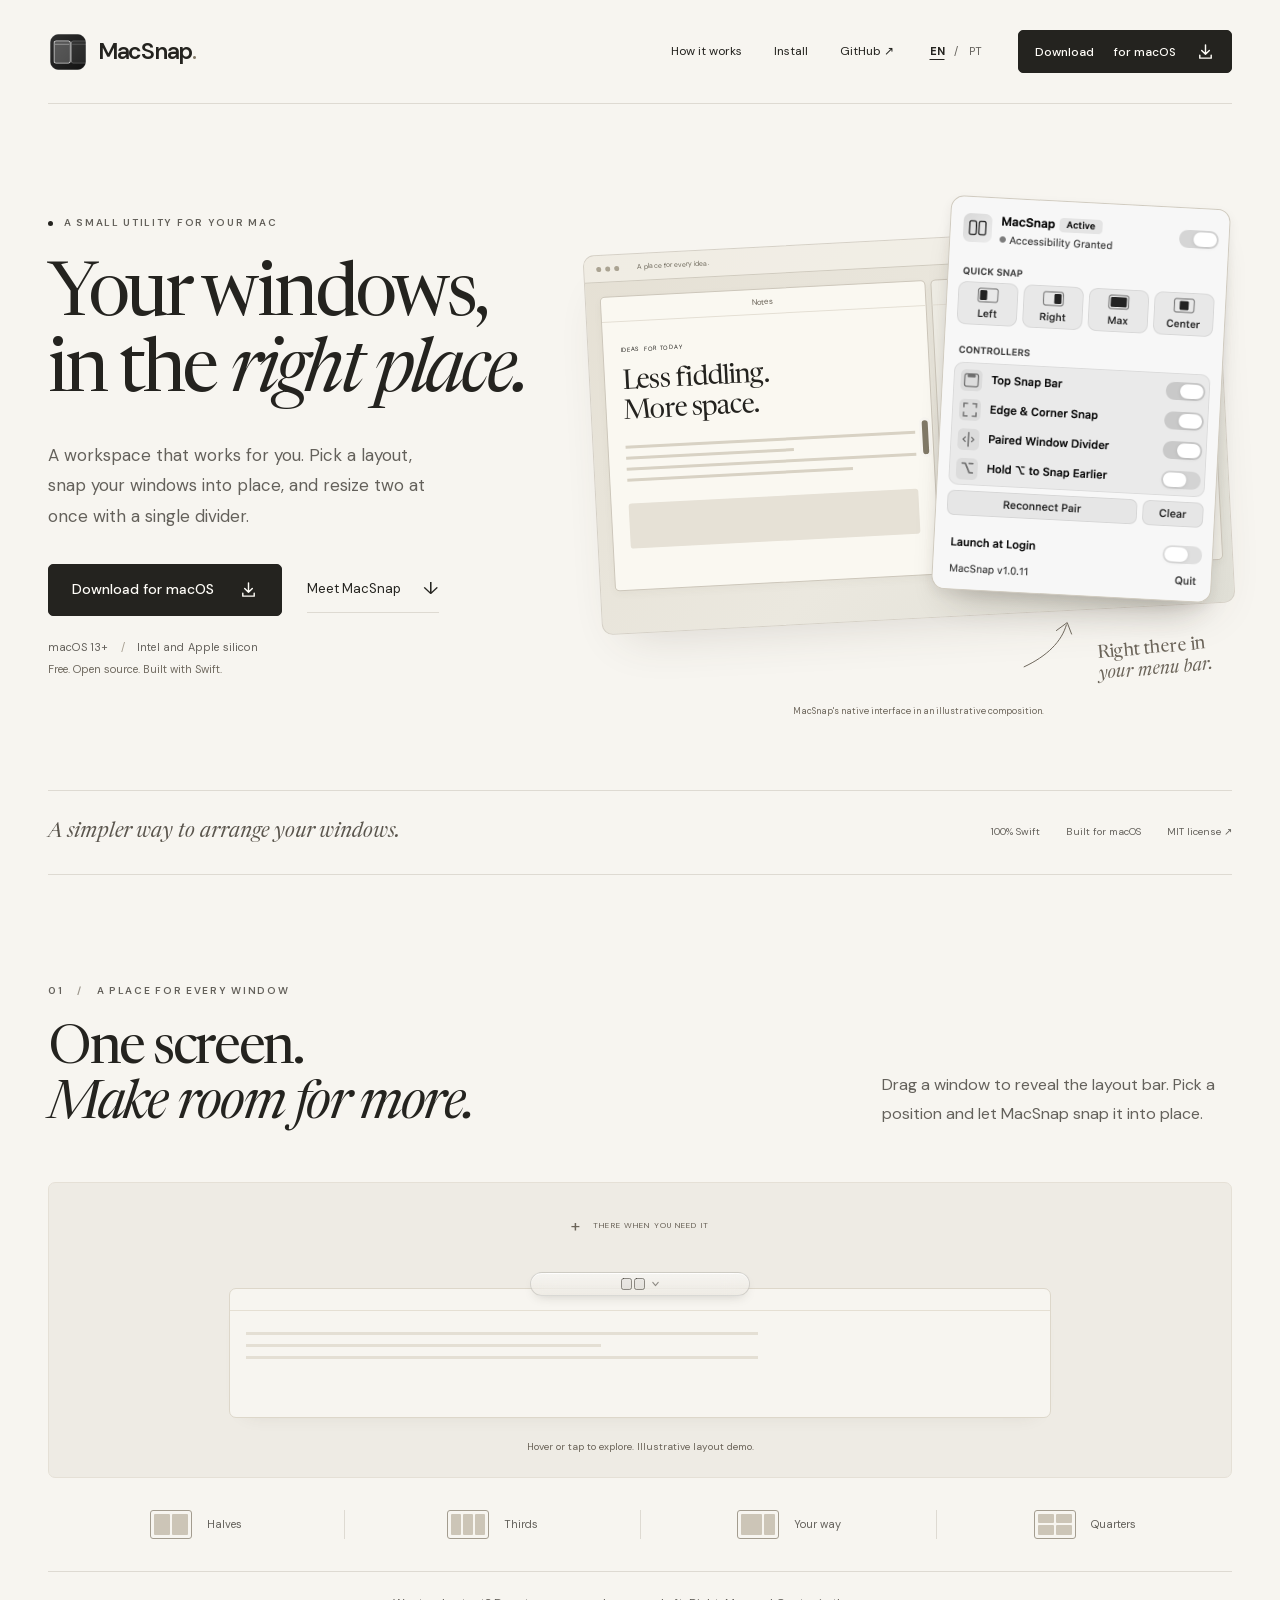
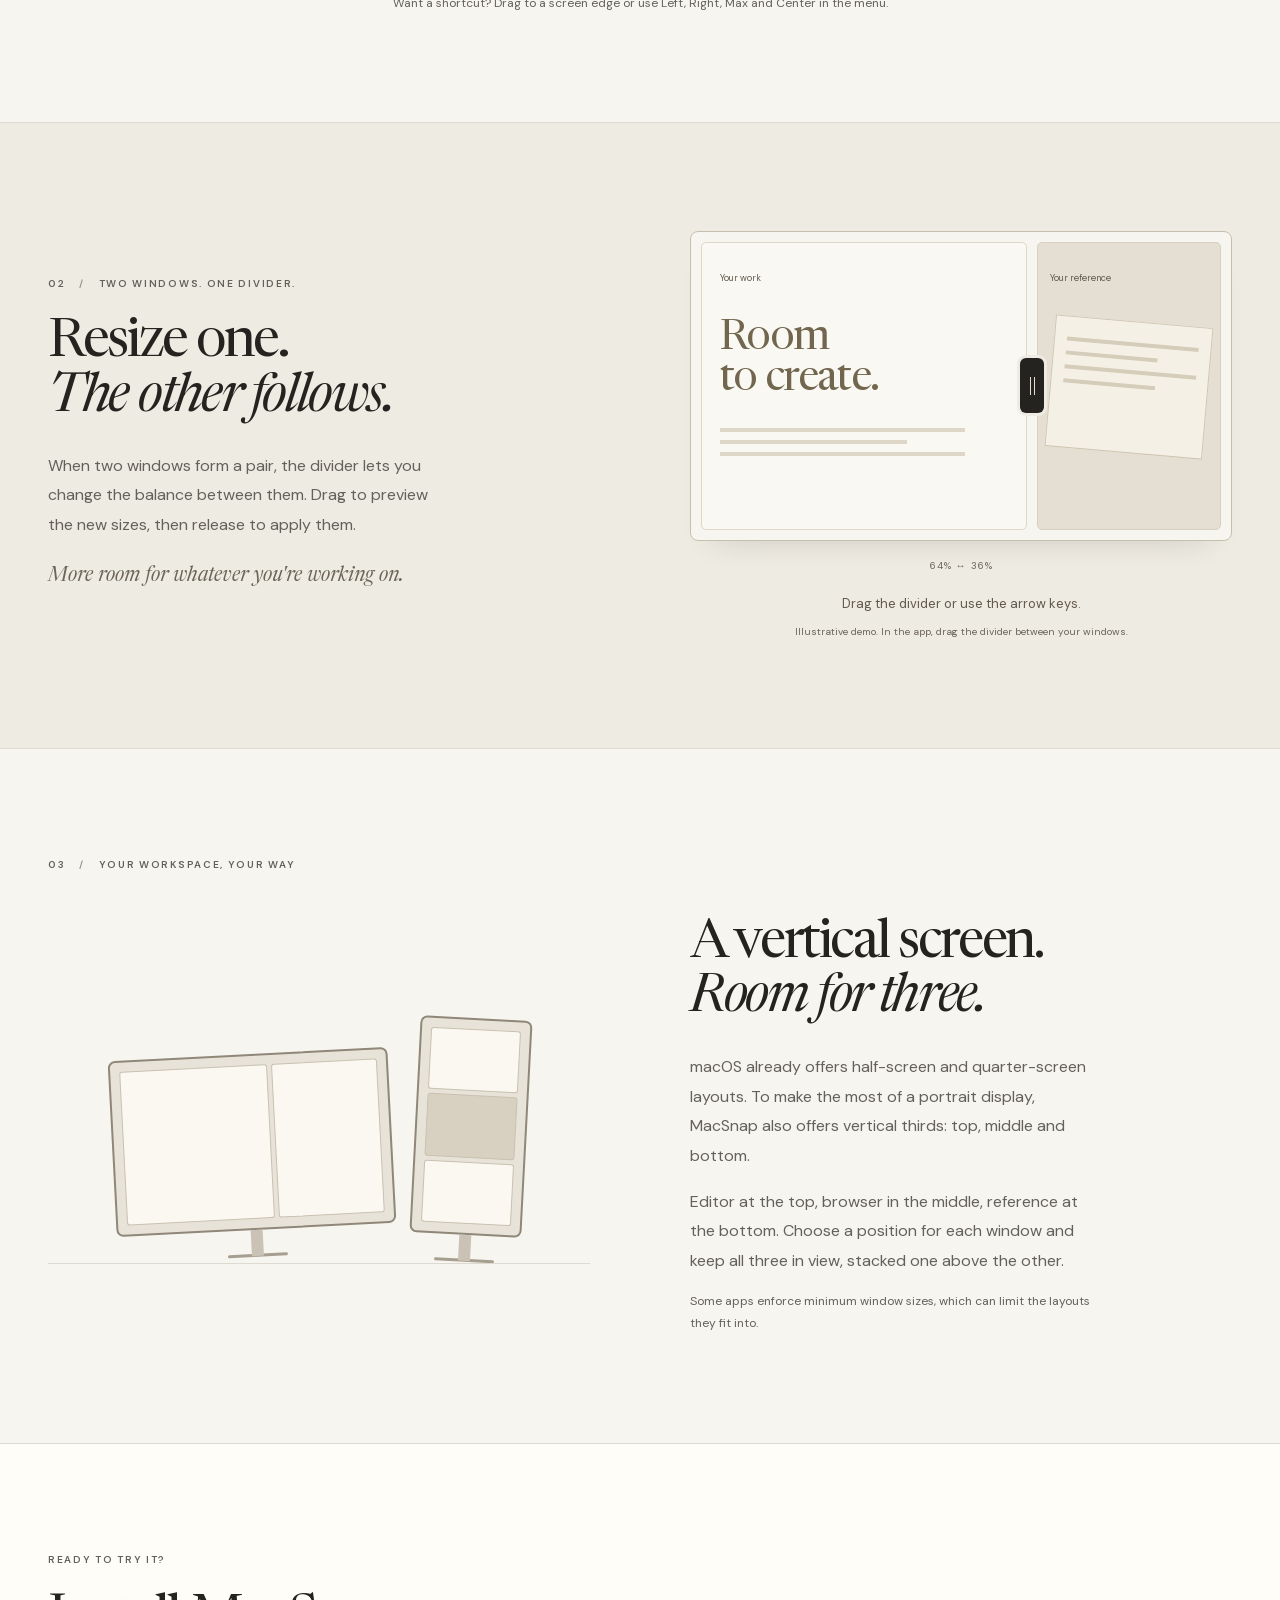
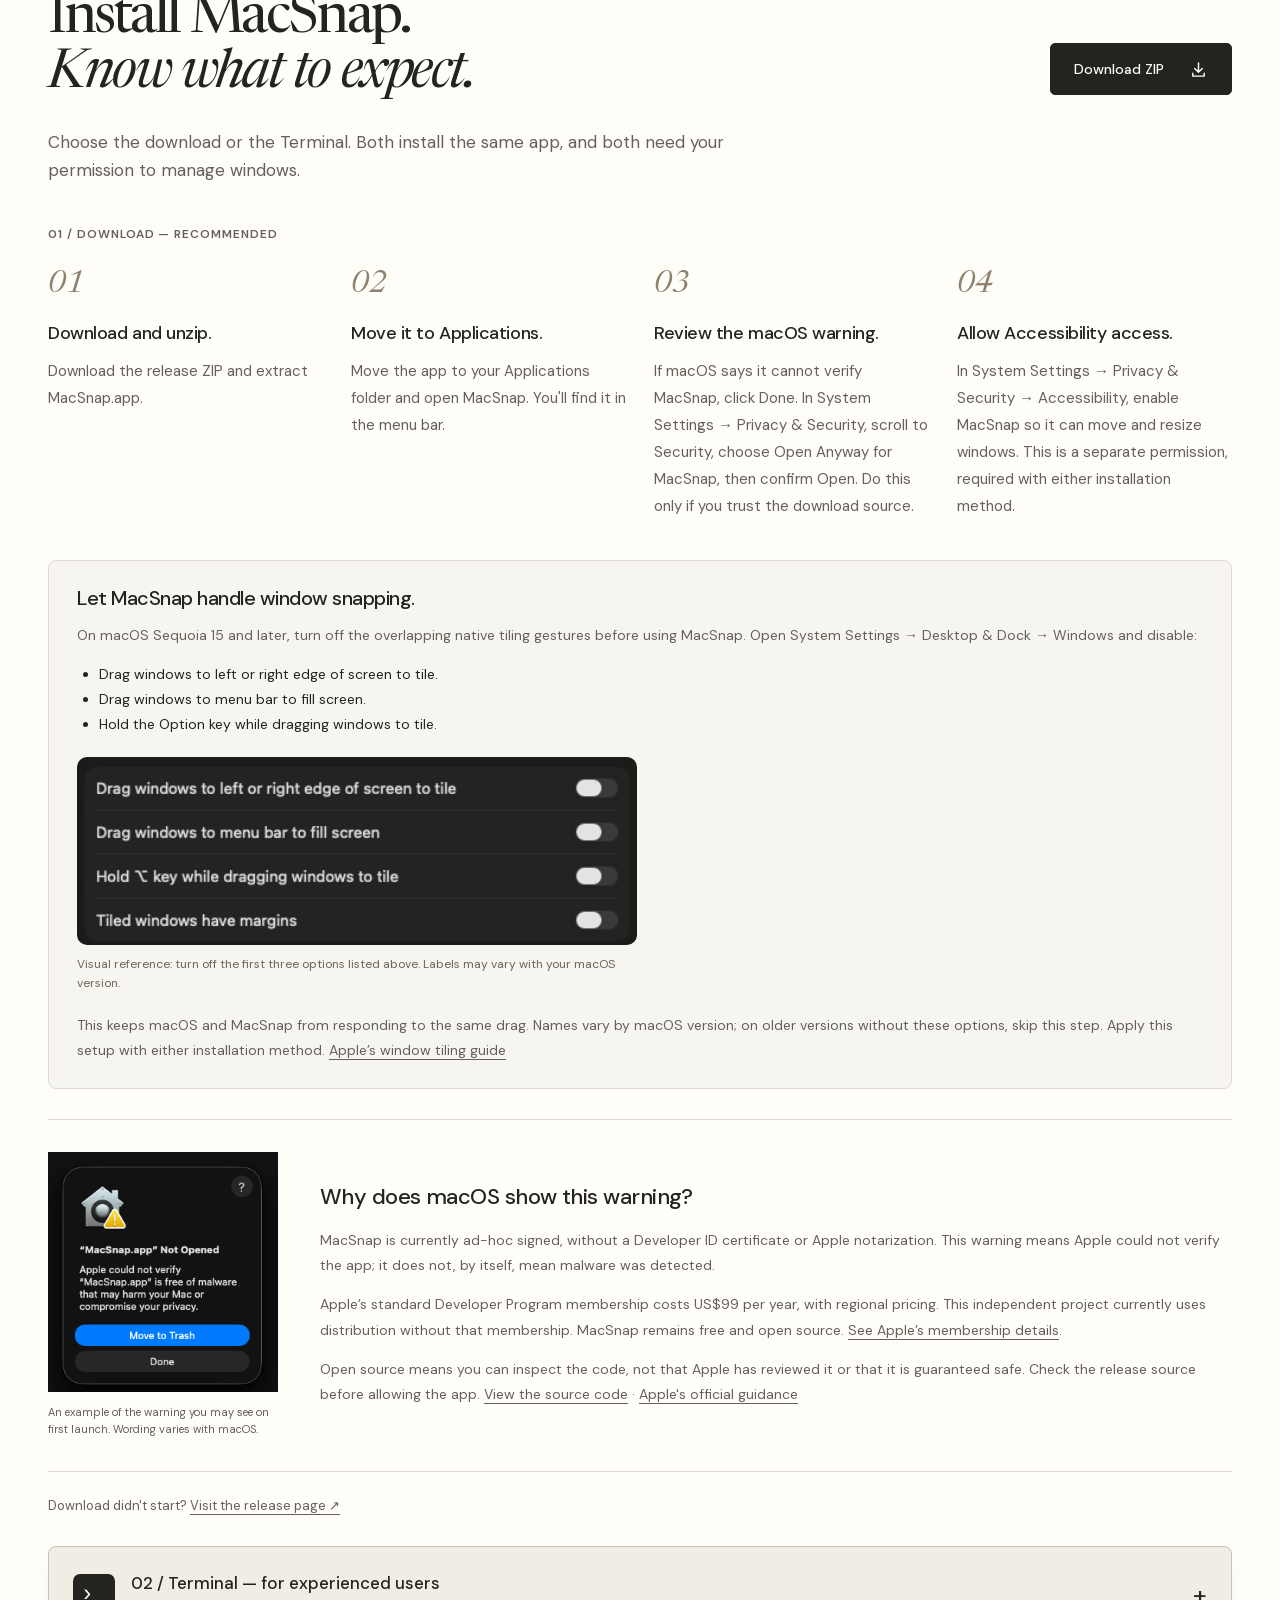
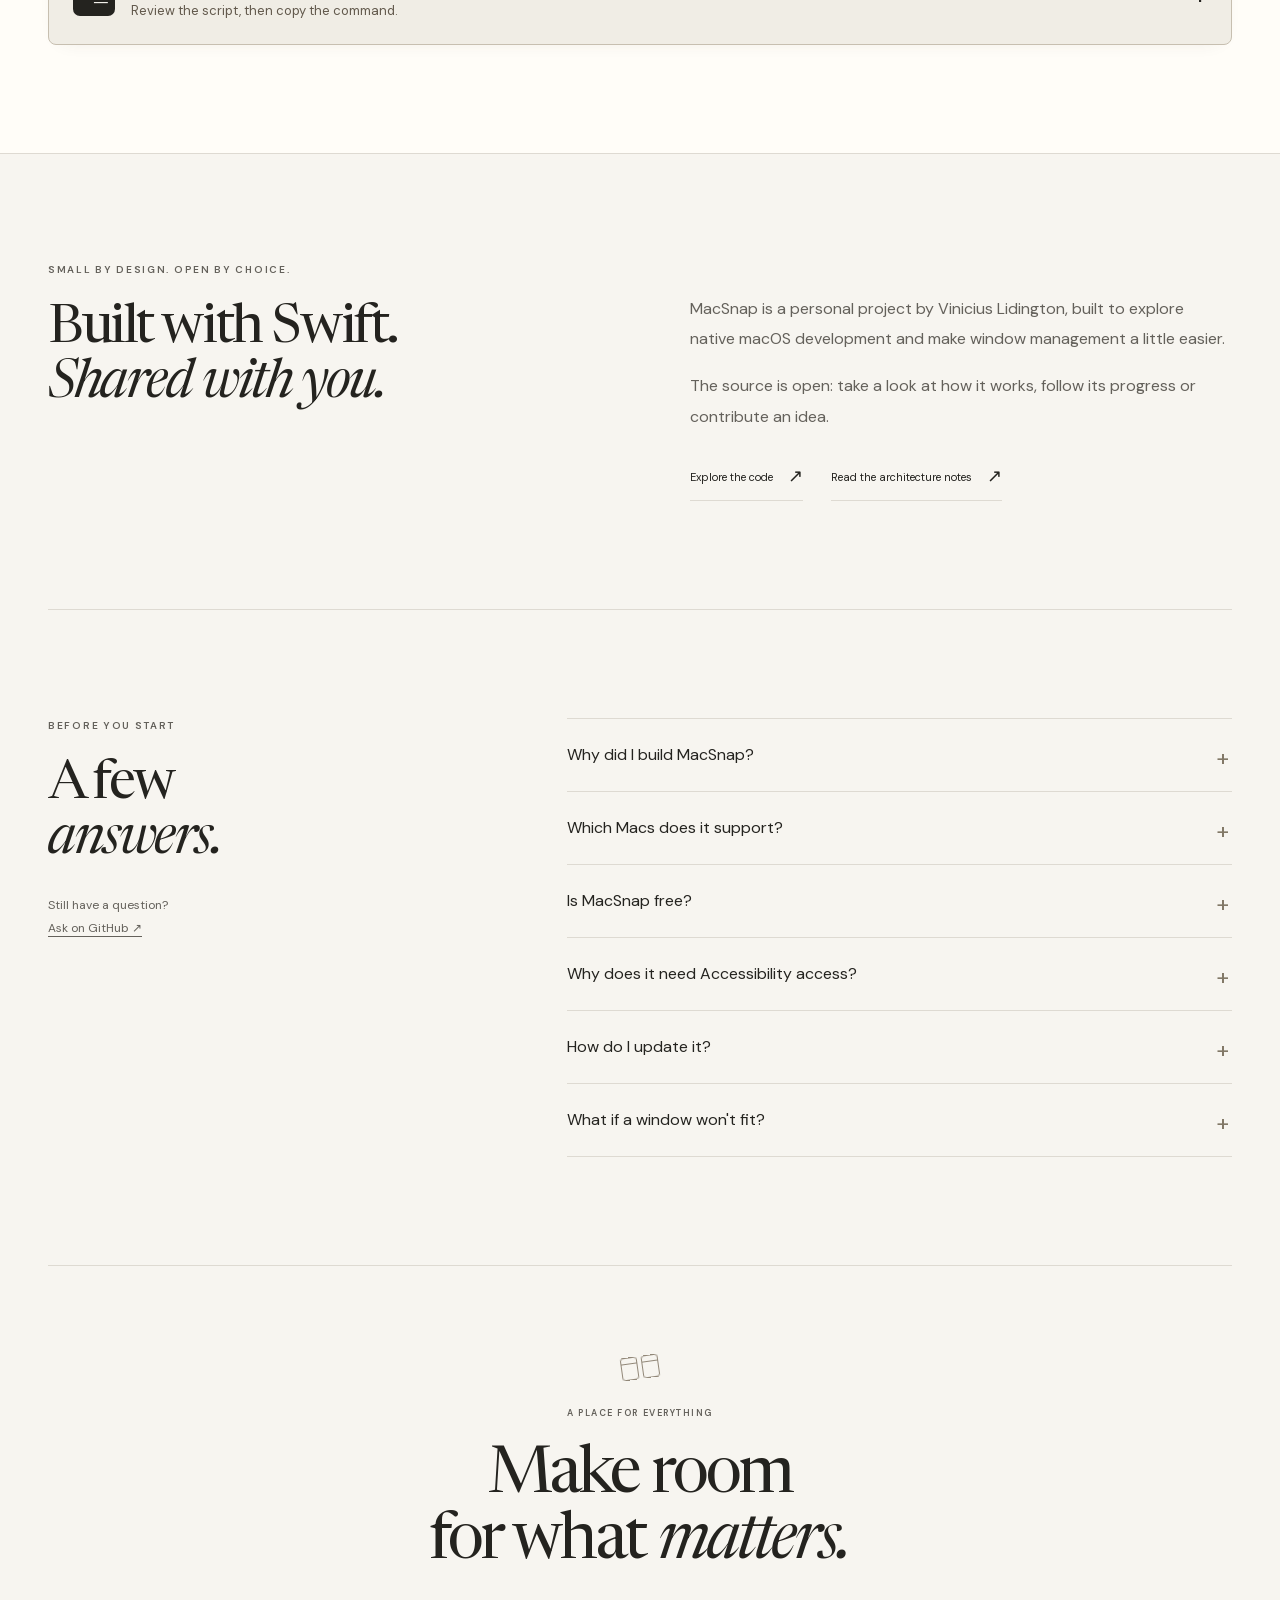
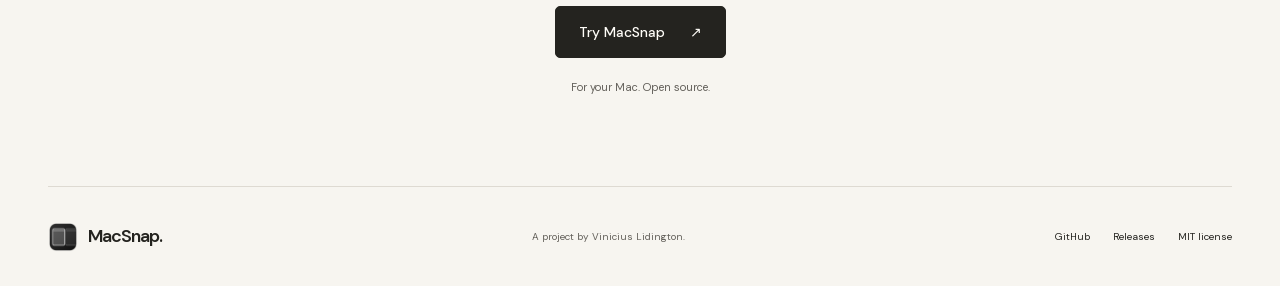
<file: site/index.html>
<!doctype html>
<!-- Generated by scripts/build-site-locales.py; edit website/ sources. -->
<html lang="en">
  <head>
    <meta charset="utf-8" />
    <meta name="viewport" content="width=device-width, initial-scale=1" />
    <meta name="theme-color" content="#f7f5f0" />
    <title>MacSnap — Your windows, in the right place.</title>
    <meta
      name="description"
      content="A native Swift utility for organizing windows on your Mac. Snap to layouts and screen edges, and resize two windows together. Free and open source."
    />
    <link rel="canonical" href="https://viniciuslidington.github.io/MacSnap/" />
    <link rel="alternate" hreflang="en" href="https://viniciuslidington.github.io/MacSnap/" />
    <link rel="alternate" hreflang="pt-BR" href="https://viniciuslidington.github.io/MacSnap/pt/" />
    <link rel="alternate" hreflang="x-default" href="https://viniciuslidington.github.io/MacSnap/" />
    <meta property="og:type" content="website" />
    <meta property="og:locale" content="en_US" />
    <meta property="og:locale:alternate" content="pt_BR" />
    <meta property="og:site_name" content="MacSnap" />
    <meta
      property="og:title"
      content="MacSnap — Your windows, in the right place."
    />
    <meta
      property="og:description"
      content="Snap layouts and paired window resizing. A small native utility for your Mac, free and open source."
    />
    <meta
      property="og:url"
      content="https://viniciuslidington.github.io/MacSnap/"
    />
    <meta
      property="og:image"
      content="https://viniciuslidington.github.io/MacSnap/assets/social-preview.png"
    />
    <meta property="og:image:width" content="1200" />
    <meta property="og:image:height" content="630" />
    <meta
      property="og:image:alt"
      content="MacSnap. Your windows, in the right place. For macOS, Intel and Apple silicon."
    />
    <meta name="twitter:card" content="summary_large_image" />
    <meta
      name="twitter:title"
      content="MacSnap — Your windows, in the right place."
    />
    <meta
      name="twitter:description"
      content="Make room on your Mac with a free, open-source native window manager."
    />
    <meta
      name="twitter:image"
      content="https://viniciuslidington.github.io/MacSnap/assets/social-preview.png"
    />
    <link rel="icon" href="assets/icon-128.png" type="image/png" />
    <link rel="apple-touch-icon" href="assets/icon.png" />
    <link
      rel="preload"
      href="assets/fonts/newsreader-latin.woff2"
      as="font"
      type="font/woff2"
      crossorigin
    />
    <link
      rel="preload"
      href="assets/fonts/dm-sans-latin.woff2"
      as="font"
      type="font/woff2"
      crossorigin
    />
    <link rel="stylesheet" href="styles.css" />
    <script type="application/json" id="site-copy">{"copySuccess": "Command copied. You can review the installer before running it.", "copyFailure": "Could not copy the command. Select it and copy it manually.", "copied": "Copied", "showLayouts": "Show snap layouts", "hideLayouts": "Collapse snap layouts", "layoutSelected": "{label}. Illustrative layout demo.", "splitValue": "{first}% for your work, {second}% for your reference"}</script>
    <script src="script.js" defer></script>
  </head>
  <body>
    <a class="skip-link" href="#conteudo">Skip to content</a>
    <header class="site-header wrap">
      <a class="brand" href="#inicio" aria-label="MacSnap home"
        ><img src="assets/icon-128.png" width="40" height="40" alt="" /><span
          >MacSnap<span class="brand-period">.</span></span></a>
      <nav class="primary-nav" aria-label="Main navigation">
        <a href="#como-funciona">How it works</a>
        <a href="#instalar">Install</a>
        <a
          class="nav-github"
          href="https://github.com/viniciuslidington/MacSnap"
          >GitHub <span aria-hidden="true">↗</span></a>
      </nav>
      <div class="language-switch" role="group" aria-label="Language">
        <a href="./" lang="en" hreflang="en" aria-label="English" aria-current="page" data-language-link>EN</a>
        <span aria-hidden="true">/</span>
        <a href="pt/" lang="pt-BR" hreflang="pt-BR" aria-label="Português"  data-language-link>PT</a>
      </div>
      <a
        class="button button-small header-download" aria-label="Download for macOS"
        href="#instalar" data-install-link
        ><span class="header-download-label">Download</span> <span class="desktop-label">for macOS</span><svg aria-hidden="true" viewBox="0 0 20 20">
          <path d="M10 3v10m-4-4 4 4 4-4M4 14v3h12v-3" /></svg></a>
    </header>
    <main id="conteudo">
      <section class="hero wrap" id="inicio" aria-labelledby="hero-title">
        <div class="hero-copy">
          <p class="eyebrow">
            <span class="status-dot" aria-hidden="true"></span> A SMALL UTILITY FOR YOUR MAC
          </p>
          <h1 id="hero-title">Your windows,<br />in the <em>right place.</em></h1>
          <p class="hero-description">
            A workspace that works for you. Pick a layout, snap your windows into place, and resize two at once with a single divider.
          </p>
          <div class="hero-actions">
            <a
              class="button"
              href="#instalar" data-install-link
              >Download for macOS<svg aria-hidden="true" viewBox="0 0 20 20">
                <path d="M10 3v10m-4-4 4 4 4-4M4 14v3h12v-3" /></svg></a><a class="text-link" href="#como-funciona"
              >Meet MacSnap <span aria-hidden="true">↓</span></a>
          </div>
          <p class="compatibility">
            macOS 13+ <span aria-hidden="true">/</span> Intel and Apple silicon
          </p>
          <p class="hero-note">Free. Open source. Built with Swift.</p>
        </div>
        <figure class="hero-product" aria-labelledby="hero-caption">
          <div class="workspace-art" aria-hidden="true">
            <div class="workspace-top">
              <span class="window-dots"><i></i><i></i><i></i></span><span>A place for every idea.</span><span class="workspace-time">9:41</span>
            </div>
            <div class="workspace-windows">
              <div class="paper-window">
                <div class="paper-bar">Notes</div>
                <div class="paper-inner">
                  <span class="paper-eyebrow">IDEAS FOR TODAY</span><span class="paper-heading"
                    >Less fiddling.<br />More space.</span><span class="paper-line"></span><span class="paper-line short"></span><span class="paper-line"></span><span class="paper-line medium"></span>
                  <div class="paper-box"></div>
                </div>
              </div>
              <div class="empty-window">
                <div class="paper-bar">Your next project</div>
                <div class="empty-lines">
                  <span></span><span></span><span></span><span></span>
                </div>
              </div>
            </div>
            <span class="seam-mark"></span>
          </div>
          <div class="native-menu">
            <img
              src="assets/menu-native.png?v=1.0.11-build.12"
              width="620"
              height="874"
              alt="MacSnap&#x27;s native controls: Quick Snap actions, layout bar, edge snapping, paired resizing and the Hold Option to Snap Earlier switch."
              fetchpriority="high"
            />
          </div>
          <span class="product-annotation" aria-hidden="true"
            >Right there in<br /><em>your menu bar.</em><svg viewBox="0 0 80 36">
              <path d="M4 30c29 0 51-8 64-23m-13 1 15-3-1 14" /></svg></span>
          <figcaption id="hero-caption">
            MacSnap&#x27;s native interface in an illustrative composition.
          </figcaption>
        </figure>
      </section>

      <div class="intro-strip wrap">
        <p>A simpler way to arrange your windows.</p>
        <div>
          <span>100% Swift</span><span>Built for macOS</span><a
            href="https://github.com/viniciuslidington/MacSnap/blob/main/LICENSE"
            >MIT license <span aria-hidden="true">↗</span></a>
        </div>
      </div>

      <section
        class="layouts-section wrap section-space"
        id="como-funciona"
        aria-labelledby="layouts-title"
      >
        <div class="section-heading">
          <p class="eyebrow">
            01 <span aria-hidden="true">/</span> A PLACE FOR EVERY WINDOW
          </p>
          <div class="heading-row">
            <h2 id="layouts-title">
              One screen.<br /><em>Make room for more.</em>
            </h2>
            <p>
              Drag a window to reveal the layout bar. Pick a position and let MacSnap snap it into place.
            </p>
          </div>
        </div>
        <figure class="layouts-capture">
          <div class="layout-label">
            <span class="small-cross" aria-hidden="true">+</span><span>THERE WHEN YOU NEED IT</span>
          </div>
          <div class="layout-stage" data-layout-demo>
            <div class="layout-backdrop" aria-hidden="true">
              <span></span><i></i><i></i><i></i>
            </div>
            <button
              class="layout-trigger"
              type="button"
              aria-label="Show snap layouts"
              aria-expanded="true"
              aria-controls="layout-panel"
              hidden
            >
              <svg aria-hidden="true" viewBox="0 0 24 12">
                <rect x="0.5" y="0.5" width="10" height="11" rx="2" />
                <rect x="13.5" y="0.5" width="10" height="11" rx="2" />
              </svg>
              <span aria-hidden="true"
                ><svg viewBox="0 0 9 6"><path d="m1 1 3.5 4L8 1" /></svg></span>
            </button>
            <div class="layout-panel" id="layout-panel">
              <div
                class="layout-playground"
                role="group"
                aria-label="Explore the layout slots"
              >
                <div class="layout-template" role="group" aria-label="Halves">
                  <button
                    type="button"
                    aria-label="Left half"
                    aria-pressed="false"
                  ></button>
                  <button
                    type="button"
                    aria-label="Right half"
                    aria-pressed="false"
                  ></button>
                </div>
                <div
                  class="layout-template template-thirds"
                  role="group"
                  aria-label="Thirds"
                >
                  <button
                    type="button"
                    aria-label="Left third"
                    aria-pressed="false"
                  ></button>
                  <button
                    type="button"
                    aria-label="Middle third"
                    aria-pressed="false"
                  ></button>
                  <button
                    type="button"
                    aria-label="Right third"
                    aria-pressed="false"
                  ></button>
                </div>
                <div
                  class="layout-template template-wide-left"
                  role="group"
                  aria-label="Left two-thirds"
                >
                  <button
                    type="button"
                    aria-label="Left two-thirds"
                    aria-pressed="false"
                  ></button>
                  <button
                    type="button"
                    aria-label="Right one-third"
                    aria-pressed="false"
                  ></button>
                </div>
                <div
                  class="layout-template template-wide-right"
                  role="group"
                  aria-label="Right two-thirds"
                >
                  <button
                    type="button"
                    aria-label="Left one-third"
                    aria-pressed="false"
                  ></button>
                  <button
                    type="button"
                    aria-label="Right two-thirds"
                    aria-pressed="false"
                  ></button>
                </div>
                <div
                  class="layout-template template-quarters"
                  role="group"
                  aria-label="Quarters"
                >
                  <button
                    type="button"
                    aria-label="Top-left quarter"
                    aria-pressed="false"
                  ></button>
                  <button
                    type="button"
                    aria-label="Top-right quarter"
                    aria-pressed="false"
                  ></button>
                  <button
                    type="button"
                    aria-label="Bottom-left quarter"
                    aria-pressed="false"
                  ></button>
                  <button
                    type="button"
                    aria-label="Bottom-right quarter"
                    aria-pressed="false"
                  ></button>
                </div>
                <div
                  class="layout-template template-max"
                  role="group"
                  aria-label="Maximize"
                >
                  <button
                    type="button"
                    aria-label="Maximized window"
                    aria-pressed="false"
                  ></button>
                </div>
              </div>
            </div>
          </div>
          <figcaption data-layout-caption aria-live="polite">
            Hover or tap to explore. Illustrative layout demo.
          </figcaption>
        </figure>
        <ul class="layout-types" aria-label="Layout examples">
          <li>
            <span class="mini-layout halves" aria-hidden="true"
              ><i></i><i></i></span><span>Halves</span>
          </li>
          <li>
            <span class="mini-layout thirds" aria-hidden="true"
              ><i></i><i></i><i></i></span><span>Thirds</span>
          </li>
          <li>
            <span class="mini-layout asymmetric" aria-hidden="true"
              ><i></i><i></i></span><span>Your way</span>
          </li>
          <li>
            <span class="mini-layout quarters" aria-hidden="true"
              ><i></i><i></i><i></i><i></i></span><span>Quarters</span>
          </li>
        </ul>
        <p class="section-footnote">
          Want a shortcut? Drag to a screen edge or use Left, Right, Max and Center in the menu.
        </p>
      </section>

      <section
        class="paired-section section-space"
        aria-labelledby="paired-title"
      >
        <div class="wrap paired-grid">
          <div class="paired-copy">
            <p class="eyebrow">
              02 <span aria-hidden="true">/</span> TWO WINDOWS. ONE DIVIDER.
            </p>
            <h2 id="paired-title">
              Resize one.<br /><em>The other follows.</em>
            </h2>
            <p>
              When two windows form a pair, the divider lets you change the balance between them. Drag to preview the new sizes, then release to apply them.
            </p>
            <p class="quiet">More room for whatever you&#x27;re working on.</p>
          </div>
          <figure class="pair-figure" data-pair-demo>
            <div
              class="pair-diagram"
              role="group"
              aria-label="Illustration of two windows sharing a screen"
            >
              <div class="pair-first">
                <span class="diagram-title">Your work</span>
                <div class="diagram-heading">Room<br />to create.</div>
                <div class="diagram-lines"><i></i><i></i><i></i></div>
              </div>
              <div class="pair-divider">
                <span data-static-divider aria-hidden="true"
                  ><i></i><i></i></span>
                <button
                  class="pair-handle"
                  data-pair-handle
                  type="button"
                  role="slider"
                  aria-label="Adjust the split between the windows"
                  aria-orientation="horizontal"
                  aria-valuemin="40"
                  aria-valuemax="70"
                  aria-valuenow="65"
                  aria-describedby="pair-demo-hint"
                  hidden
                >
                  <i></i><i></i>
                </button>
              </div>
              <div class="pair-second">
                <span class="diagram-title">Your reference</span>
                <div class="reference-sheet"><i></i><i></i><i></i><i></i></div>
              </div>
              <span class="ratio-caption" data-pair-ratio aria-hidden="true"
                >2/3 <span aria-hidden="true">↔</span> 1/3</span>
            </div>
            <p class="pair-hint" id="pair-demo-hint" hidden>
              Drag the divider or use the arrow keys.
            </p>
            <figcaption id="pair-demo-caption">
              Illustrative demo. In the app, drag the divider between your windows.
            </figcaption>
          </figure>
        </div>
      </section>

      <section
        class="screens-section wrap section-space"
        aria-labelledby="screens-title"
      >
        <p class="eyebrow">
          03 <span aria-hidden="true">/</span> YOUR WORKSPACE, YOUR WAY
        </p>
        <div class="screens-grid">
          <div class="screen-drawing" aria-hidden="true">
            <div class="landscape-screen">
              <div><i></i><i></i></div>
            </div>
            <div class="portrait-screen">
              <div><i></i><i></i><i></i></div>
            </div>
            <span class="screen-ground"></span>
          </div>
          <div>
            <h2 id="screens-title">
              A vertical screen.<br /><em>Room for three.</em>
            </h2>
            <p>
              macOS already offers half-screen and quarter-screen layouts. To make the most of a portrait display, MacSnap also offers vertical thirds: top, middle and bottom.
            </p>
            <p>
              Editor at the top, browser in the middle, reference at the bottom. Choose a position for each window and keep all three in view, stacked one above the other.
            </p>
            <p class="quiet">
              Some apps enforce minimum window sizes, which can limit the layouts they fit into.
            </p>
          </div>
        </div>
      </section>

      <section
        class="install-section section-space"
        id="instalar"
        aria-labelledby="install-title"
      >
        <div class="wrap">
          <div class="heading-row">
            <div>
              <p class="eyebrow">READY TO TRY IT?</p>
              <h2 id="install-title">
                Install MacSnap.<br /><em>Know what to expect.</em>
              </h2>
            </div>
            <a
              class="button"
              href="https://github.com/viniciuslidington/MacSnap/releases/latest/download/MacSnap.app.zip" data-release-download
              >Download ZIP<svg aria-hidden="true" viewBox="0 0 20 20">
                <path d="M10 3v10m-4-4 4 4 4-4M4 14v3h12v-3" /></svg></a>
          </div>
          <p class="install-intro">Choose the download or the Terminal. Both install the same app, and both need your permission to manage windows.</p>
          <p class="install-route-label">01 / DOWNLOAD — RECOMMENDED</p>
          <ol class="install-steps">
            <li>
              <span class="step-number">01</span>
              <h3>Download and unzip.</h3>
              <p>
                Download the release ZIP and extract MacSnap.app.
              </p>
            </li>
            <li>
              <span class="step-number">02</span>
              <h3>Move it to Applications.</h3>
              <p>
                Move the app to your Applications folder and open MacSnap. You&#x27;ll find it in the menu bar.
              </p>
            </li>
            <li>
              <span class="step-number">03</span>
              <h3>Review the macOS warning.</h3>
              <p>If macOS says it cannot verify MacSnap, click Done. In System Settings → Privacy &amp; Security, scroll to Security, choose Open Anyway for MacSnap, then confirm Open. Do this only if you trust the download source.</p>
            </li>
            <li>
              <span class="step-number">04</span>
              <h3>Allow Accessibility access.</h3>
              <p>
                In System Settings → Privacy &amp; Security → Accessibility, enable MacSnap so it can move and resize windows. This is a separate permission, required with either installation method.
              </p>
            </li>
          </ol>
          <aside class="native-tiling-note" aria-labelledby="native-tiling-title">
            <h3 id="native-tiling-title">Let MacSnap handle window snapping.</h3>
            <p>On macOS Sequoia 15 and later, turn off the overlapping native tiling gestures before using MacSnap. Open System Settings → Desktop &amp; Dock → Windows and disable:</p>
            <ul>
              <li>Drag windows to left or right edge of screen to tile.</li>
              <li>Drag windows to menu bar to fill screen.</li>
              <li>Hold the Option key while dragging windows to tile.</li>
            </ul>
            <figure class="native-tiling-example">
              <img src="assets/macos-window-tiling-settings.png" width="472" height="158"
                   loading="lazy" alt="macOS window tiling settings in English, with the edge, menu bar, Option-drag and tiled-window margin switches turned off." />
              <figcaption>Visual reference: turn off the first three options listed above. Labels may vary with your macOS version.</figcaption>
            </figure>
            <p>This keeps macOS and MacSnap from responding to the same drag. Names vary by macOS version; on older versions without these options, skip this step. Apply this setup with either installation method. <a href="https://support.apple.com/en-us/guide/mac-help/mchl118087b0/mac">Apple’s window tiling guide</a></p>
          </aside>
          <aside class="installation-note" aria-labelledby="install-note-title">
            <figure class="gatekeeper-example">
              <img src="assets/macos-open-warning.png" width="300" height="313"
                   loading="lazy" alt="macOS warning: Apple could not verify that MacSnap.app is free of malware. Buttons: Move to Trash and Done." />
              <figcaption>An example of the warning you may see on first launch. Wording varies with macOS.</figcaption>
            </figure>
            <div class="installation-explanation">
              <h3 id="install-note-title">Why does macOS show this warning?</h3>
              <p>MacSnap is currently ad-hoc signed, without a Developer ID certificate or Apple notarization. This warning means Apple could not verify the app; it does not, by itself, mean malware was detected.</p>
              <p>Apple’s standard Developer Program membership costs US$99 per year, with regional pricing. This independent project currently uses distribution without that membership. MacSnap remains free and open source. <a href="https://developer.apple.com/programs/enroll/">See Apple’s membership details</a>.</p>
              <p>Open source means you can inspect the code, not that Apple has reviewed it or that it is guaranteed safe. Check the release source before allowing the app. <a href="https://github.com/viniciuslidington/MacSnap">View the source code</a> ·
                <a href="https://support.apple.com/en-us/102445">Apple&#x27;s official guidance</a></p>
            </div>
          </aside>
          <p class="release-fallback">
            Download didn&#x27;t start?
            <a
              href="https://github.com/viniciuslidington/MacSnap/releases/latest"
              >Visit the release page <span aria-hidden="true">↗</span></a>
          </p>
          <details class="terminal-install" id="terminal-install">
            <summary>
              <span class="terminal-icon" aria-hidden="true">›_</span>
              <span
                ><strong>02 / Terminal — for experienced users</strong><span class="terminal-subtitle"
                  >Review the script, then copy the command.</span></span>
              <span class="terminal-chevron" aria-hidden="true">+</span>
            </summary>
            <p>
              This command downloads and runs our installer. It installs the latest release in Applications, configures launch at login and opens Accessibility settings. If no release can be downloaded, it attempts to build from source. Before running it,
              <a
                href="https://github.com/viniciuslidington/MacSnap/blob/main/install.sh"
                >read the script before running it</a>.
            </p>
            <p>Downloads through curl may not receive the same quarantine marking as browser downloads, so the first-launch warning can differ. This is not notarization or a guarantee of warning-free installation. Accessibility permission is still required; the installer does not disable Gatekeeper or remove quarantine attributes.</p>
            <div class="code-box">
              <!-- prettier-ignore -->
              <code id="install-command">/bin/bash -c "$(curl -fsSL https://raw.githubusercontent.com/viniciuslidington/MacSnap/main/install.sh)"</code>
              <button type="button" data-copy-command hidden>
                Copy command
              </button>
            </div>
            <p class="copy-status" role="status" aria-live="polite"></p>
            <p>After installation, look for MacSnap in the menu bar. If snapping stops after an update, remove the old MacSnap entry in Accessibility and add /Applications/MacSnap.app again.</p>
          </details>
        </div>
      </section>

      <section
        class="about-section wrap section-space"
        aria-labelledby="about-title"
      >
        <div class="about-grid">
          <div>
            <p class="eyebrow">SMALL BY DESIGN. OPEN BY CHOICE.</p>
            <h2 id="about-title">
              Built with Swift.<br /><em>Shared with you.</em>
            </h2>
          </div>
          <div class="about-copy">
            <p>
              MacSnap is a personal project by Vinicius Lidington, built to explore native macOS development and make window management a little easier.
            </p>
            <p>
              The source is open: take a look at how it works, follow its progress or contribute an idea.
            </p>
            <div class="about-links">
              <a
                class="text-link"
                href="https://github.com/viniciuslidington/MacSnap"
                >Explore the code <span aria-hidden="true">↗</span></a><a
                class="text-link"
                href="https://github.com/viniciuslidington/MacSnap/blob/main/docs/architecture/native-window-study.md"
                >Read the architecture notes <span aria-hidden="true">↗</span></a>
            </div>
          </div>
        </div>
      </section>

      <section
        class="faq-section wrap section-space"
        id="duvidas"
        aria-labelledby="faq-title"
      >
        <div>
          <p class="eyebrow">BEFORE YOU START</p>
          <h2 id="faq-title">A few<br /><em>answers.</em></h2>
          <p>
            Still have a question?<br /><a
              href="https://github.com/viniciuslidington/MacSnap/issues"
              >Ask on GitHub <span aria-hidden="true">↗</span></a>
          </p>
        </div>
        <div class="faq-list">
          <details>
            <summary>Why did I build MacSnap?</summary>
            <p>
              After using other operating systems, I wanted more flexibility in how I arranged windows on my Mac. I found apps that could help, but some kept the features I wanted behind paid upgrades. That inspired me to build a native, free, open-source app, initially for my own use.
            </p>
          </details>
          <details>
            <summary>Which Macs does it support?</summary>
            <p>
              The universal download supports both Intel and Apple silicon Macs and requires macOS 13 or later. Snapping behavior can vary by app and display setup.
            </p>
          </details>
          <details>
            <summary>Is MacSnap free?</summary>
            <p>
              Yes. MacSnap is free to download, and the source code is available under the
              <a
                href="https://github.com/viniciuslidington/MacSnap/blob/main/LICENSE"
                >MIT license</a>.
            </p>
          </details>
          <details>
            <summary>Why does it need Accessibility access?</summary>
            <p>
              macOS requires this permission so MacSnap can read window information, move windows and resize them in other apps. You can manage that access in System Settings.
            </p>
          </details>
          <details>
            <summary>How do I update it?</summary>
            <p>
              Download the
              <a
                href="https://github.com/viniciuslidington/MacSnap/releases/latest"
                >latest release</a>, quit MacSnap and replace the app in Applications with the new copy. The download button on this page always points to the latest release package.
            </p>
          </details>
          <details>
            <summary>What if a window won&#x27;t fit?</summary>
            <p>
              Some apps set minimum sizes or restrict resizing. If something doesn&#x27;t work as expected,
              <a href="https://github.com/viniciuslidington/MacSnap/issues"
                >open an issue</a>
              with your macOS version, the app involved and the steps to reproduce it. Please leave out personal information and documents.
            </p>
          </details>
        </div>
      </section>

      <section class="closing-section wrap" aria-labelledby="closing-title">
        <div class="closing-mark" aria-hidden="true">
          <span></span><span></span>
        </div>
        <p class="eyebrow">A PLACE FOR EVERYTHING</p>
        <h2 id="closing-title">
          Make room<br />for what <em>matters.</em>
        </h2>
        <a
          class="button"
          href="#instalar" data-install-link
          >Try MacSnap <span aria-hidden="true">↗</span></a>
        <p>For your Mac. Open source.</p>
      </section>
    </main>
    <footer class="site-footer wrap">
      <a class="brand" href="#inicio"
        ><img src="assets/icon-128.png" width="30" height="30" alt="" /><span
          >MacSnap.</span></a>
      <p>
        A project by
        <a href="https://github.com/viniciuslidington">Vinicius Lidington</a>.
      </p>
      <nav aria-label="Project links">
        <a href="https://github.com/viniciuslidington/MacSnap">GitHub</a><a href="https://github.com/viniciuslidington/MacSnap/releases"
          >Releases</a><a
          href="https://github.com/viniciuslidington/MacSnap/blob/main/LICENSE"
          >MIT license</a>
      </nav>
    </footer>
  </body>
</html>
</file>
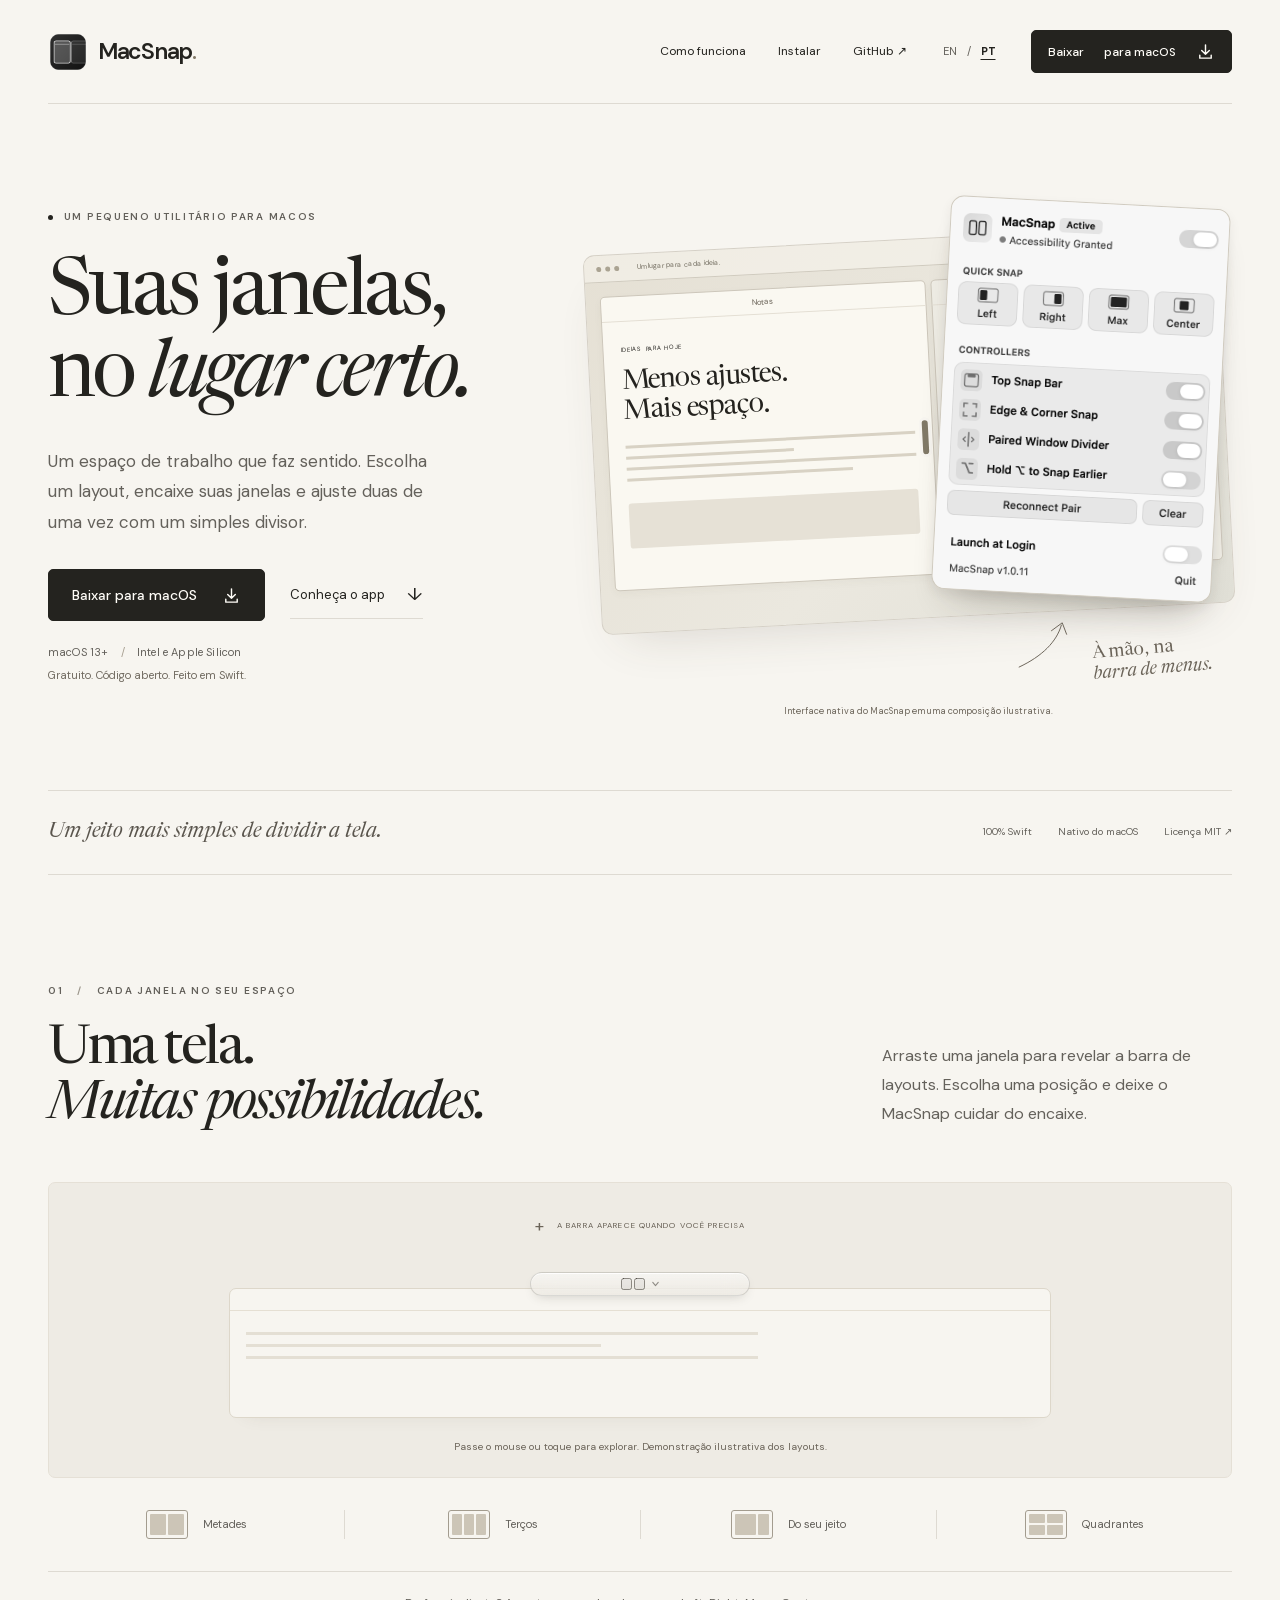
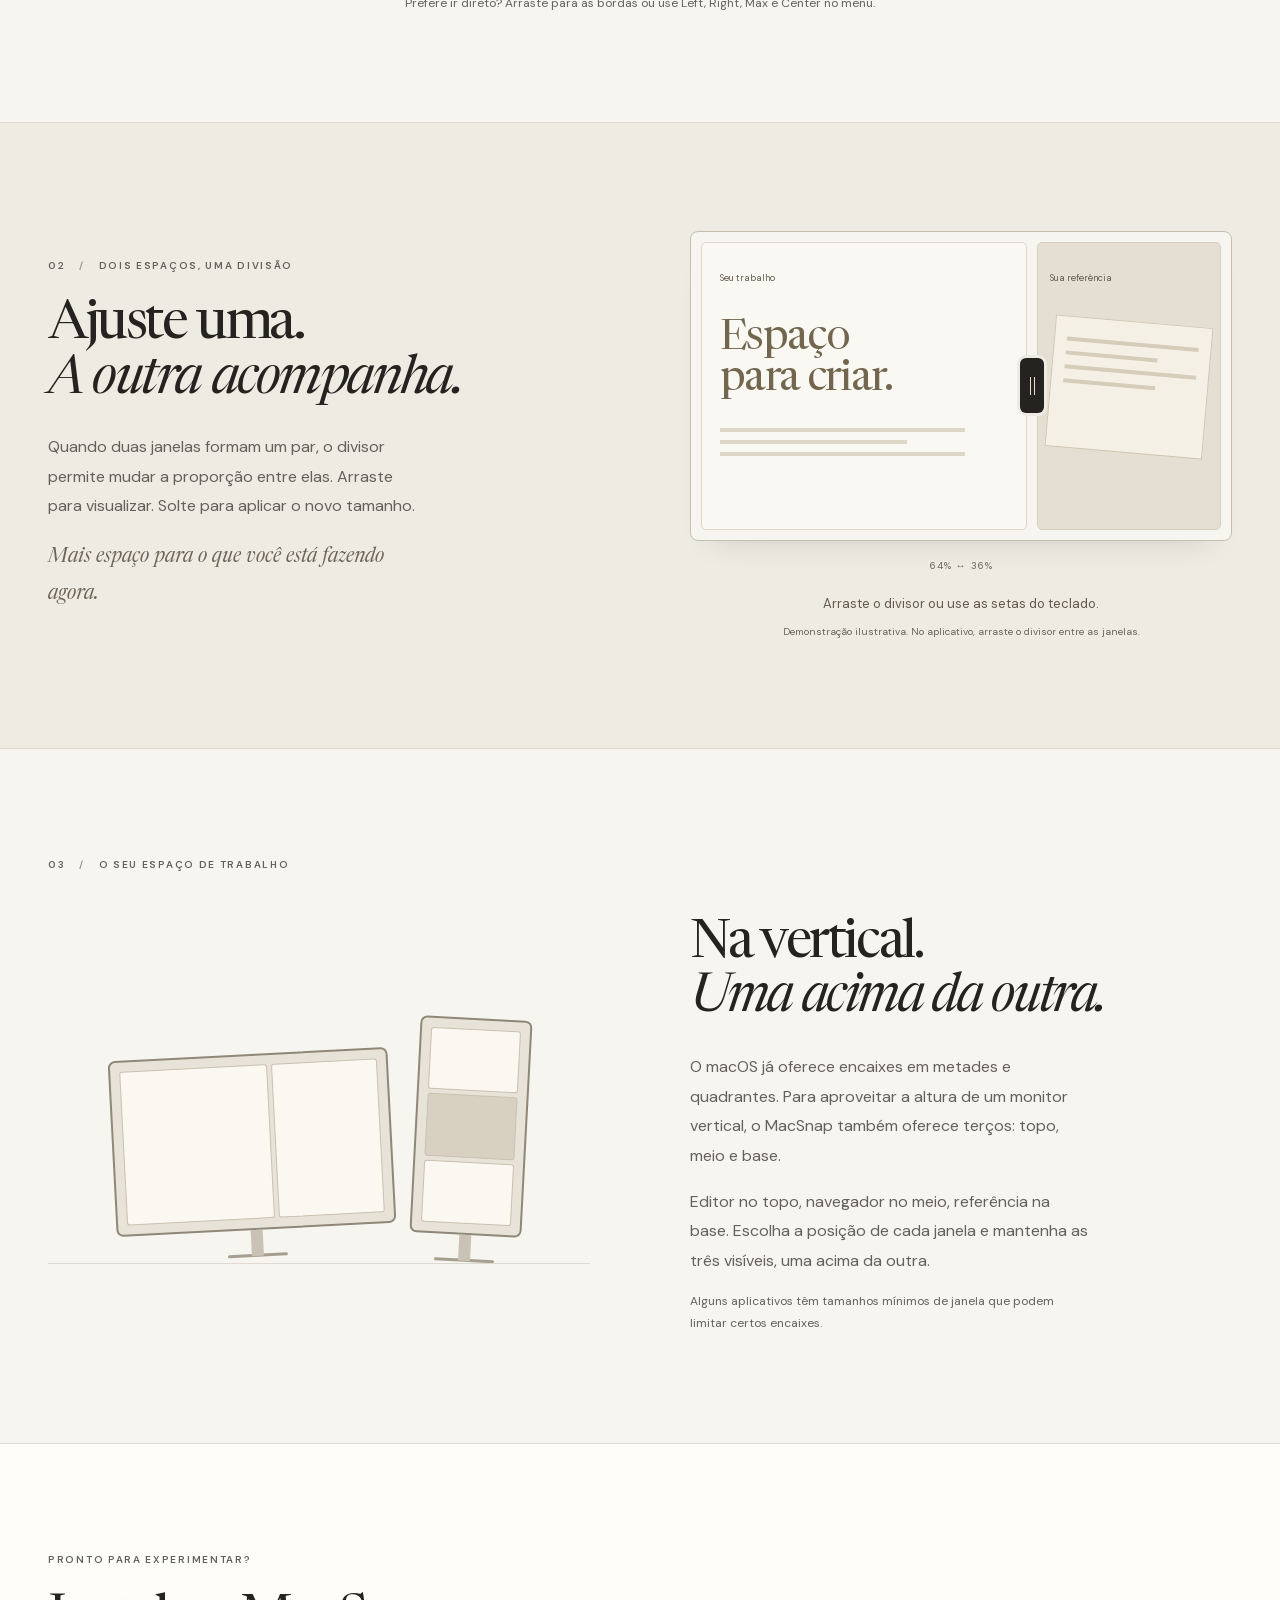
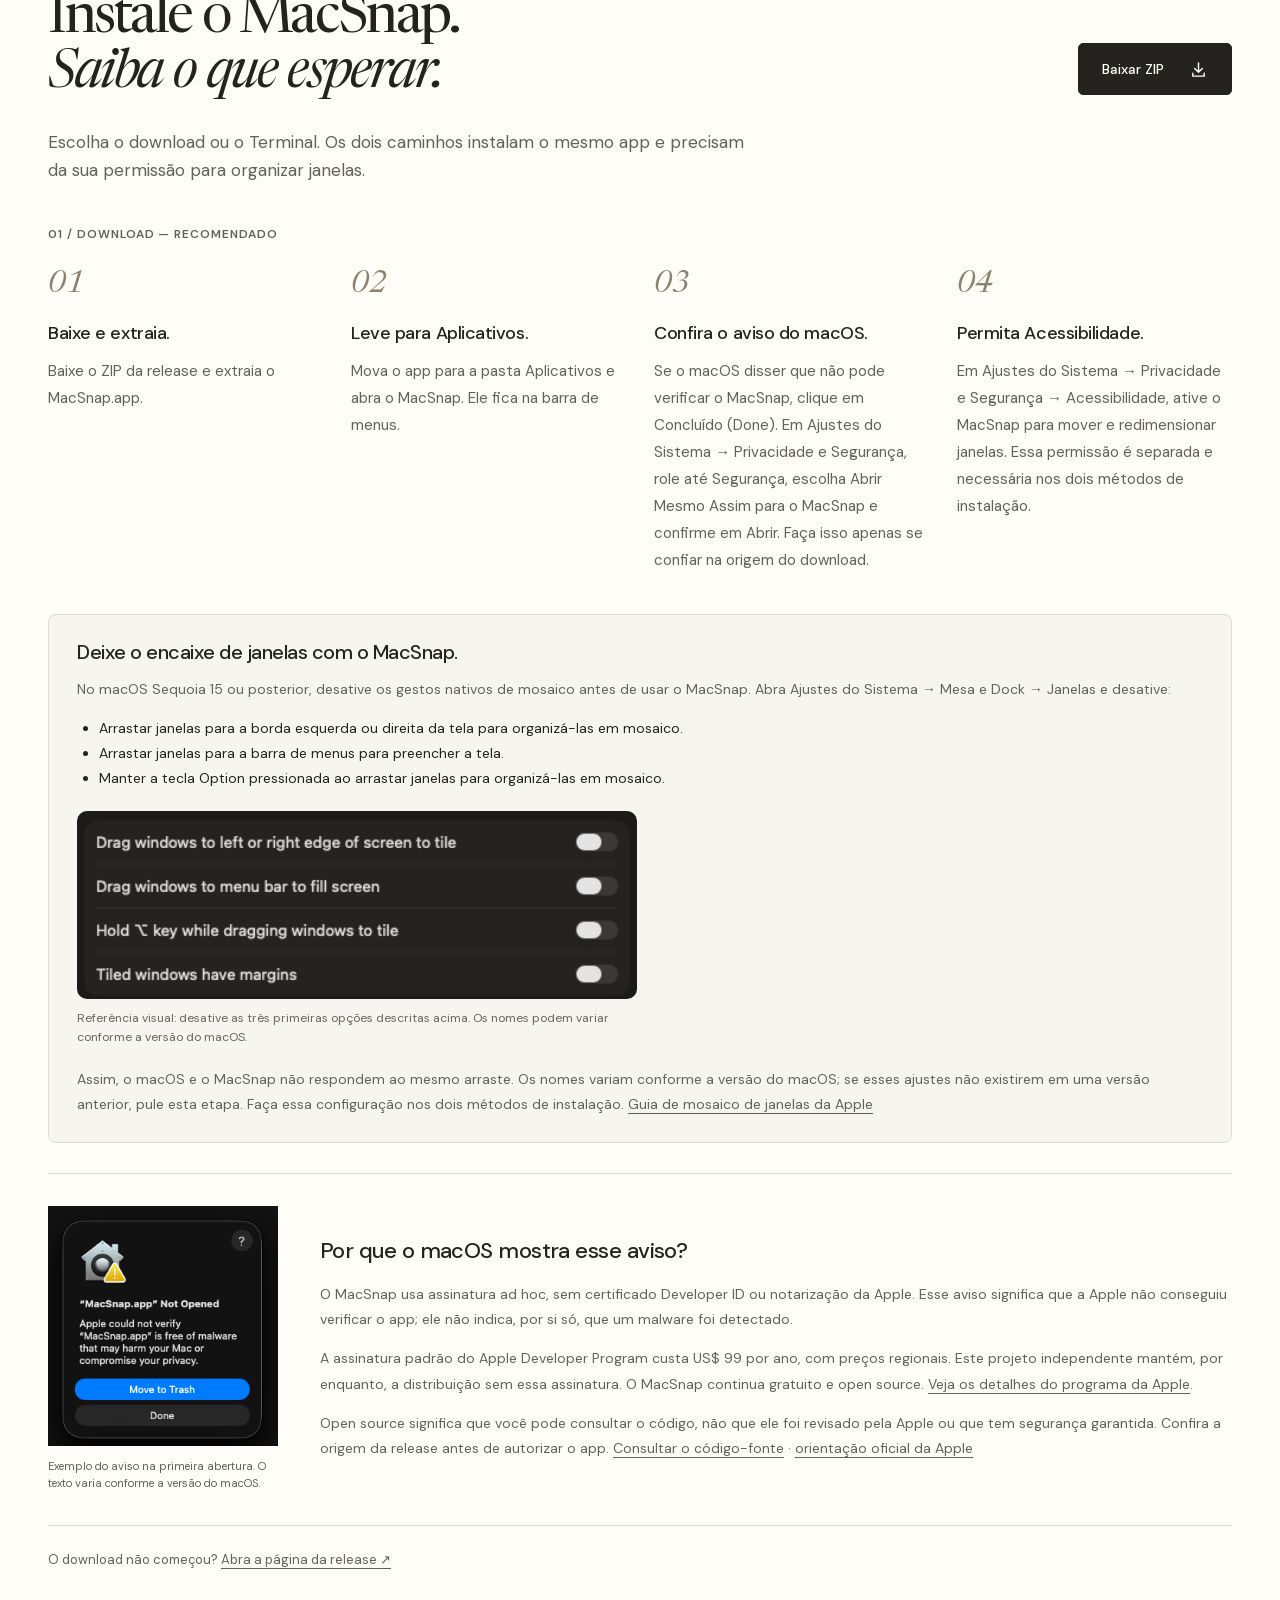
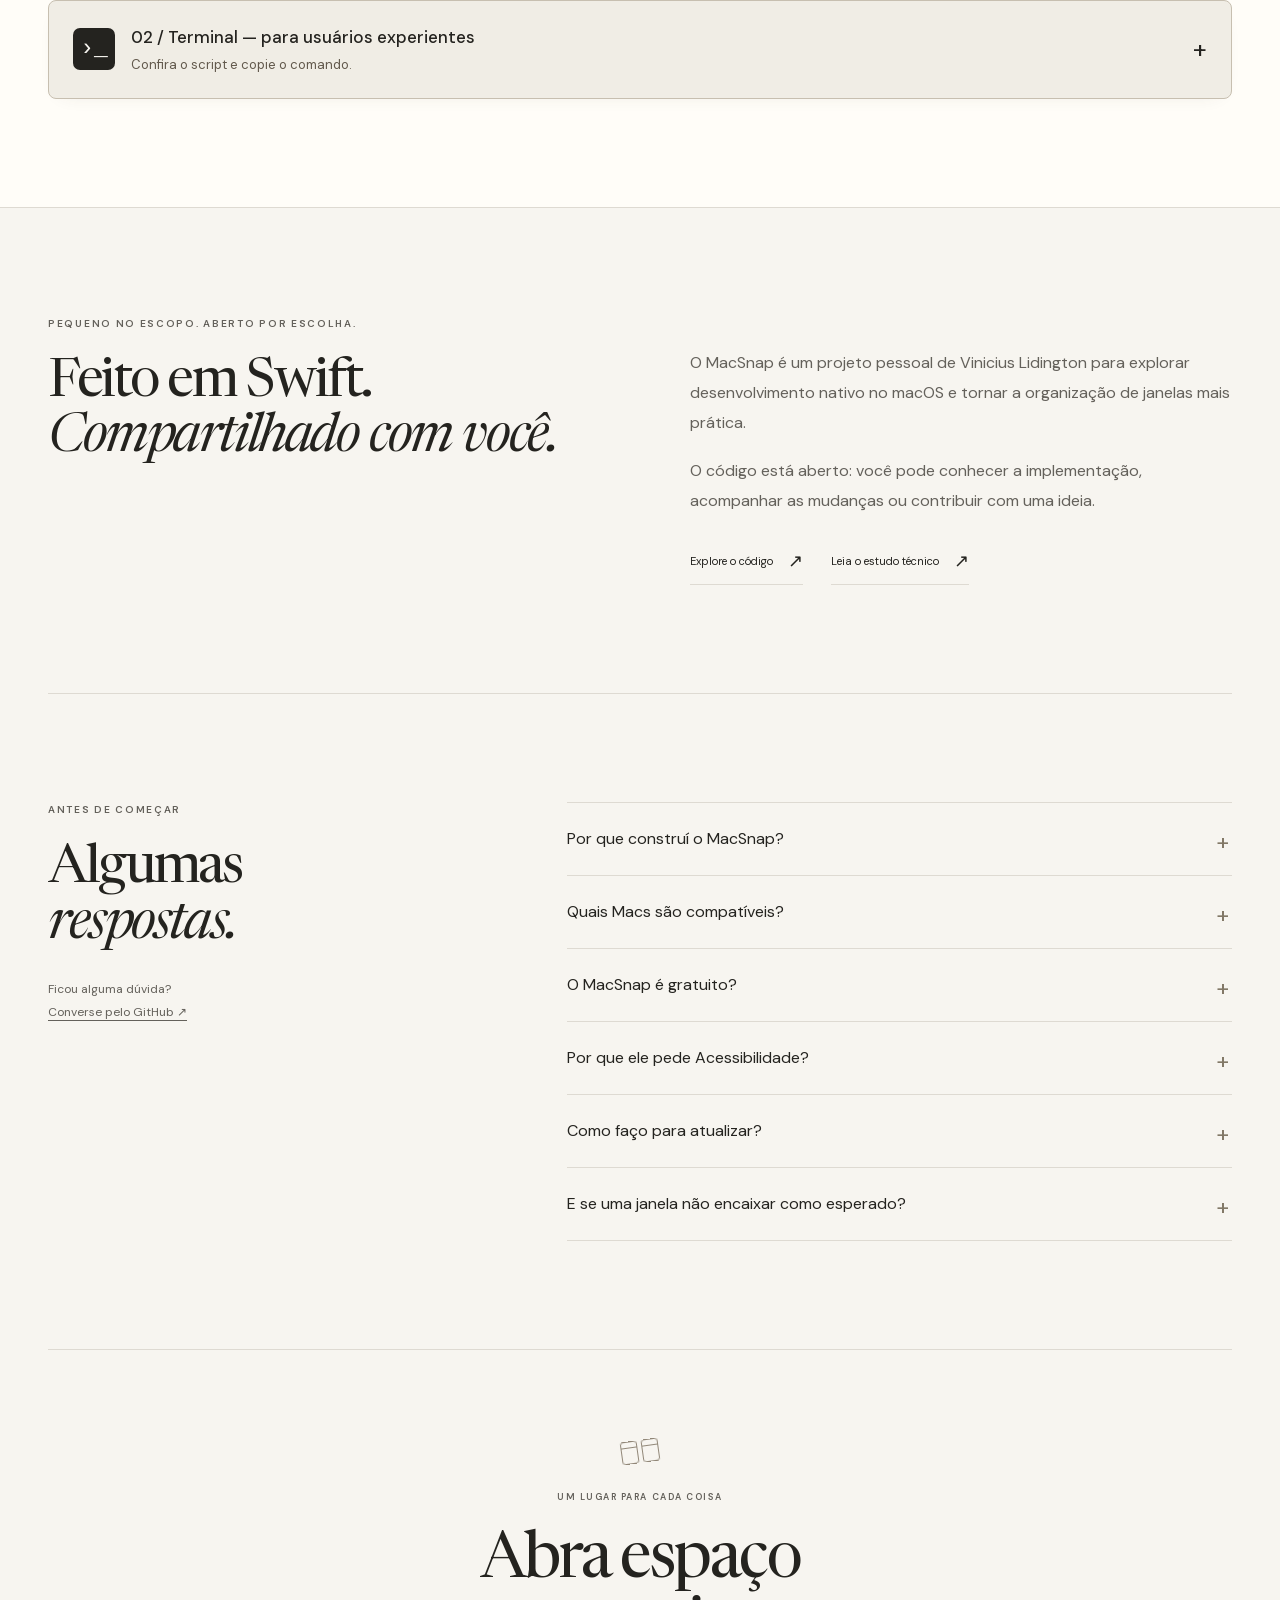
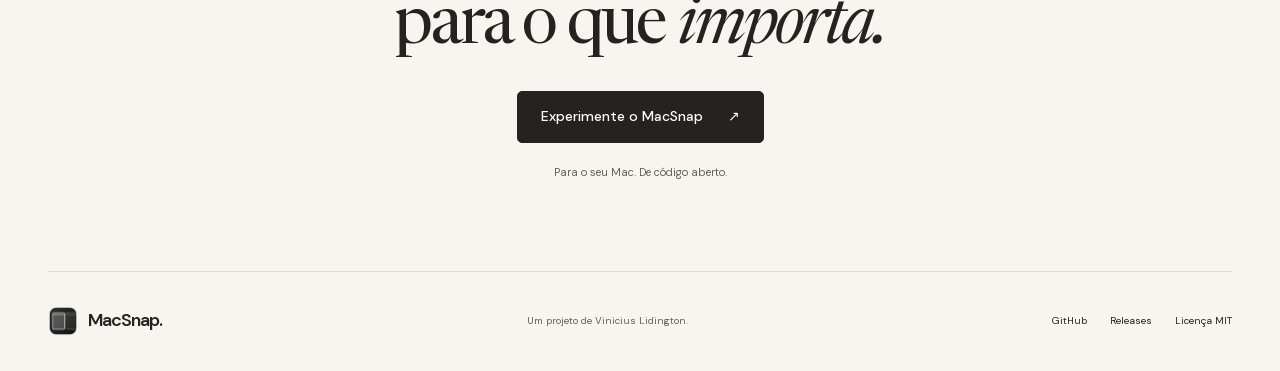
<file: site/pt/index.html>
<!doctype html>
<!-- Generated by scripts/build-site-locales.py; edit website/ sources. -->
<html lang="pt-BR">
  <head>
    <meta charset="utf-8" />
    <meta name="viewport" content="width=device-width, initial-scale=1" />
    <meta name="theme-color" content="#f7f5f0" />
    <title>MacSnap — Suas janelas, no lugar certo.</title>
    <meta
      name="description"
      content="Um utilitário nativo em Swift para organizar janelas no macOS. Escolha layouts, encaixe pelas bordas e ajuste duas janelas juntas pelo divisor. Gratuito e de código aberto."
    />
    <link rel="canonical" href="https://viniciuslidington.github.io/MacSnap/pt/" />
    <link rel="alternate" hreflang="en" href="https://viniciuslidington.github.io/MacSnap/" />
    <link rel="alternate" hreflang="pt-BR" href="https://viniciuslidington.github.io/MacSnap/pt/" />
    <link rel="alternate" hreflang="x-default" href="https://viniciuslidington.github.io/MacSnap/" />
    <meta property="og:type" content="website" />
    <meta property="og:locale" content="pt_BR" />
    <meta property="og:locale:alternate" content="en_US" />
    <meta property="og:site_name" content="MacSnap" />
    <meta
      property="og:title"
      content="MacSnap — Suas janelas, no lugar certo."
    />
    <meta
      property="og:description"
      content="Layouts de encaixe e redimensionamento pareado. Um pequeno utilitário nativo para o seu Mac, gratuito e de código aberto."
    />
    <meta
      property="og:url"
      content="https://viniciuslidington.github.io/MacSnap/pt/"
    />
    <meta
      property="og:image"
      content="https://viniciuslidington.github.io/MacSnap/assets/social-preview-pt.png"
    />
    <meta property="og:image:width" content="1200" />
    <meta property="og:image:height" content="630" />
    <meta
      property="og:image:alt"
      content="MacSnap. Suas janelas, no lugar certo. Para macOS, Intel e Apple Silicon."
    />
    <meta name="twitter:card" content="summary_large_image" />
    <meta
      name="twitter:title"
      content="MacSnap — Suas janelas, no lugar certo."
    />
    <meta
      name="twitter:description"
      content="Organize o espaço de trabalho no macOS com um utilitário nativo, gratuito e de código aberto."
    />
    <meta
      name="twitter:image"
      content="https://viniciuslidington.github.io/MacSnap/assets/social-preview-pt.png"
    />
    <link rel="icon" href="../assets/icon-128.png" type="image/png" />
    <link rel="apple-touch-icon" href="../assets/icon.png" />
    <link
      rel="preload"
      href="../assets/fonts/newsreader-latin.woff2"
      as="font"
      type="font/woff2"
      crossorigin
    />
    <link
      rel="preload"
      href="../assets/fonts/dm-sans-latin.woff2"
      as="font"
      type="font/woff2"
      crossorigin
    />
    <link rel="stylesheet" href="../styles.css" />
    <script type="application/json" id="site-copy">{"copySuccess": "Comando copiado. Você pode conferir o script antes de executá-lo.", "copyFailure": "Não foi possível copiar. Selecione o comando e copie manualmente.", "copied": "Copiado", "showLayouts": "Mostrar layouts de encaixe", "hideLayouts": "Recolher layouts de encaixe", "layoutSelected": "{label}. Demonstração ilustrativa dos layouts.", "splitValue": "{first}% para o trabalho, {second}% para a referência"}</script>
    <script src="../script.js" defer></script>
  </head>
  <body>
    <a class="skip-link" href="#conteudo">Pular para o conteúdo</a>
    <header class="site-header wrap">
      <a class="brand" href="#inicio" aria-label="MacSnap, início"
        ><img src="../assets/icon-128.png" width="40" height="40" alt="" /><span
          >MacSnap<span class="brand-period">.</span></span></a>
      <nav class="primary-nav" aria-label="Navegação principal">
        <a href="#como-funciona">Como funciona</a>
        <a href="#instalar">Instalar</a>
        <a
          class="nav-github"
          href="https://github.com/viniciuslidington/MacSnap"
          >GitHub <span aria-hidden="true">↗</span></a>
      </nav>
      <div class="language-switch" role="group" aria-label="Idioma">
        <a href="../" lang="en" hreflang="en" aria-label="English"  data-language-link>EN</a>
        <span aria-hidden="true">/</span>
        <a href="./" lang="pt-BR" hreflang="pt-BR" aria-label="Português" aria-current="page" data-language-link>PT</a>
      </div>
      <a
        class="button button-small header-download" aria-label="Baixar para macOS"
        href="#instalar" data-install-link
        ><span class="header-download-label">Baixar</span> <span class="desktop-label">para macOS</span><svg aria-hidden="true" viewBox="0 0 20 20">
          <path d="M10 3v10m-4-4 4 4 4-4M4 14v3h12v-3" /></svg></a>
    </header>
    <main id="conteudo">
      <section class="hero wrap" id="inicio" aria-labelledby="hero-title">
        <div class="hero-copy">
          <p class="eyebrow">
            <span class="status-dot" aria-hidden="true"></span> UM PEQUENO UTILITÁRIO PARA MACOS
          </p>
          <h1 id="hero-title">Suas janelas,<br />no <em>lugar certo.</em></h1>
          <p class="hero-description">
            Um espaço de trabalho que faz sentido. Escolha um layout, encaixe suas janelas e ajuste duas de uma vez com um simples divisor.
          </p>
          <div class="hero-actions">
            <a
              class="button"
              href="#instalar" data-install-link
              >Baixar para macOS<svg aria-hidden="true" viewBox="0 0 20 20">
                <path d="M10 3v10m-4-4 4 4 4-4M4 14v3h12v-3" /></svg></a><a class="text-link" href="#como-funciona"
              >Conheça o app <span aria-hidden="true">↓</span></a>
          </div>
          <p class="compatibility">
            macOS 13+ <span aria-hidden="true">/</span> Intel e Apple Silicon
          </p>
          <p class="hero-note">Gratuito. Código aberto. Feito em Swift.</p>
        </div>
        <figure class="hero-product" aria-labelledby="hero-caption">
          <div class="workspace-art" aria-hidden="true">
            <div class="workspace-top">
              <span class="window-dots"><i></i><i></i><i></i></span><span>Um lugar para cada ideia.</span><span class="workspace-time">9:41</span>
            </div>
            <div class="workspace-windows">
              <div class="paper-window">
                <div class="paper-bar">Notas</div>
                <div class="paper-inner">
                  <span class="paper-eyebrow">IDEIAS PARA HOJE</span><span class="paper-heading"
                    >Menos ajustes.<br />Mais espaço.</span><span class="paper-line"></span><span class="paper-line short"></span><span class="paper-line"></span><span class="paper-line medium"></span>
                  <div class="paper-box"></div>
                </div>
              </div>
              <div class="empty-window">
                <div class="paper-bar">Seu próximo projeto</div>
                <div class="empty-lines">
                  <span></span><span></span><span></span><span></span>
                </div>
              </div>
            </div>
            <span class="seam-mark"></span>
          </div>
          <div class="native-menu">
            <img
              src="../assets/menu-native.png?v=1.0.11-build.12"
              width="620"
              height="874"
              alt="Controles nativos do MacSnap: Quick Snap, barra de layouts, encaixe nas bordas, divisor pareado e o switch Hold Option to Snap Earlier."
              fetchpriority="high"
            />
          </div>
          <span class="product-annotation" aria-hidden="true"
            >À mão, na<br /><em>barra de menus.</em><svg viewBox="0 0 80 36">
              <path d="M4 30c29 0 51-8 64-23m-13 1 15-3-1 14" /></svg></span>
          <figcaption id="hero-caption">
            Interface nativa do MacSnap em uma composição ilustrativa.
          </figcaption>
        </figure>
      </section>

      <div class="intro-strip wrap">
        <p>Um jeito mais simples de dividir a tela.</p>
        <div>
          <span>100% Swift</span><span>Nativo do macOS</span><a
            href="https://github.com/viniciuslidington/MacSnap/blob/main/LICENSE"
            >Licença MIT <span aria-hidden="true">↗</span></a>
        </div>
      </div>

      <section
        class="layouts-section wrap section-space"
        id="como-funciona"
        aria-labelledby="layouts-title"
      >
        <div class="section-heading">
          <p class="eyebrow">
            01 <span aria-hidden="true">/</span> CADA JANELA NO SEU ESPAÇO
          </p>
          <div class="heading-row">
            <h2 id="layouts-title">
              Uma tela.<br /><em>Muitas possibilidades.</em>
            </h2>
            <p>
              Arraste uma janela para revelar a barra de layouts. Escolha uma posição e deixe o MacSnap cuidar do encaixe.
            </p>
          </div>
        </div>
        <figure class="layouts-capture">
          <div class="layout-label">
            <span class="small-cross" aria-hidden="true">+</span><span>A BARRA APARECE QUANDO VOCÊ PRECISA</span>
          </div>
          <div class="layout-stage" data-layout-demo>
            <div class="layout-backdrop" aria-hidden="true">
              <span></span><i></i><i></i><i></i>
            </div>
            <button
              class="layout-trigger"
              type="button"
              aria-label="Mostrar layouts de encaixe"
              aria-expanded="true"
              aria-controls="layout-panel"
              hidden
            >
              <svg aria-hidden="true" viewBox="0 0 24 12">
                <rect x="0.5" y="0.5" width="10" height="11" rx="2" />
                <rect x="13.5" y="0.5" width="10" height="11" rx="2" />
              </svg>
              <span aria-hidden="true"
                ><svg viewBox="0 0 9 6"><path d="m1 1 3.5 4L8 1" /></svg></span>
            </button>
            <div class="layout-panel" id="layout-panel">
              <div
                class="layout-playground"
                role="group"
                aria-label="Experimente os espaços dos layouts"
              >
                <div class="layout-template" role="group" aria-label="Metades">
                  <button
                    type="button"
                    aria-label="Metade esquerda"
                    aria-pressed="false"
                  ></button>
                  <button
                    type="button"
                    aria-label="Metade direita"
                    aria-pressed="false"
                  ></button>
                </div>
                <div
                  class="layout-template template-thirds"
                  role="group"
                  aria-label="Terços"
                >
                  <button
                    type="button"
                    aria-label="Terço esquerdo"
                    aria-pressed="false"
                  ></button>
                  <button
                    type="button"
                    aria-label="Terço central"
                    aria-pressed="false"
                  ></button>
                  <button
                    type="button"
                    aria-label="Terço direito"
                    aria-pressed="false"
                  ></button>
                </div>
                <div
                  class="layout-template template-wide-left"
                  role="group"
                  aria-label="Dois terços à esquerda"
                >
                  <button
                    type="button"
                    aria-label="Dois terços à esquerda"
                    aria-pressed="false"
                  ></button>
                  <button
                    type="button"
                    aria-label="Um terço à direita"
                    aria-pressed="false"
                  ></button>
                </div>
                <div
                  class="layout-template template-wide-right"
                  role="group"
                  aria-label="Dois terços à direita"
                >
                  <button
                    type="button"
                    aria-label="Um terço à esquerda"
                    aria-pressed="false"
                  ></button>
                  <button
                    type="button"
                    aria-label="Dois terços à direita"
                    aria-pressed="false"
                  ></button>
                </div>
                <div
                  class="layout-template template-quarters"
                  role="group"
                  aria-label="Quadrantes"
                >
                  <button
                    type="button"
                    aria-label="Quadrante superior esquerdo"
                    aria-pressed="false"
                  ></button>
                  <button
                    type="button"
                    aria-label="Quadrante superior direito"
                    aria-pressed="false"
                  ></button>
                  <button
                    type="button"
                    aria-label="Quadrante inferior esquerdo"
                    aria-pressed="false"
                  ></button>
                  <button
                    type="button"
                    aria-label="Quadrante inferior direito"
                    aria-pressed="false"
                  ></button>
                </div>
                <div
                  class="layout-template template-max"
                  role="group"
                  aria-label="Maximizar"
                >
                  <button
                    type="button"
                    aria-label="Janela maximizada"
                    aria-pressed="false"
                  ></button>
                </div>
              </div>
            </div>
          </div>
          <figcaption data-layout-caption aria-live="polite">
            Passe o mouse ou toque para explorar. Demonstração ilustrativa dos layouts.
          </figcaption>
        </figure>
        <ul class="layout-types" aria-label="Exemplos de layouts">
          <li>
            <span class="mini-layout halves" aria-hidden="true"
              ><i></i><i></i></span><span>Metades</span>
          </li>
          <li>
            <span class="mini-layout thirds" aria-hidden="true"
              ><i></i><i></i><i></i></span><span>Terços</span>
          </li>
          <li>
            <span class="mini-layout asymmetric" aria-hidden="true"
              ><i></i><i></i></span><span>Do seu jeito</span>
          </li>
          <li>
            <span class="mini-layout quarters" aria-hidden="true"
              ><i></i><i></i><i></i><i></i></span><span>Quadrantes</span>
          </li>
        </ul>
        <p class="section-footnote">
          Prefere ir direto? Arraste para as bordas ou use Left, Right, Max e Center no menu.
        </p>
      </section>

      <section
        class="paired-section section-space"
        aria-labelledby="paired-title"
      >
        <div class="wrap paired-grid">
          <div class="paired-copy">
            <p class="eyebrow">
              02 <span aria-hidden="true">/</span> DOIS ESPAÇOS, UMA DIVISÃO
            </p>
            <h2 id="paired-title">
              Ajuste uma.<br /><em>A outra acompanha.</em>
            </h2>
            <p>
              Quando duas janelas formam um par, o divisor permite mudar a proporção entre elas. Arraste para visualizar. Solte para aplicar o novo tamanho.
            </p>
            <p class="quiet">Mais espaço para o que você está fazendo agora.</p>
          </div>
          <figure class="pair-figure" data-pair-demo>
            <div
              class="pair-diagram"
              role="group"
              aria-label="Demonstração de divisão entre duas janelas"
            >
              <div class="pair-first">
                <span class="diagram-title">Seu trabalho</span>
                <div class="diagram-heading">Espaço<br />para criar.</div>
                <div class="diagram-lines"><i></i><i></i><i></i></div>
              </div>
              <div class="pair-divider">
                <span data-static-divider aria-hidden="true"
                  ><i></i><i></i></span>
                <button
                  class="pair-handle"
                  data-pair-handle
                  type="button"
                  role="slider"
                  aria-label="Ajustar divisão entre as janelas"
                  aria-orientation="horizontal"
                  aria-valuemin="40"
                  aria-valuemax="70"
                  aria-valuenow="65"
                  aria-describedby="pair-demo-hint"
                  hidden
                >
                  <i></i><i></i>
                </button>
              </div>
              <div class="pair-second">
                <span class="diagram-title">Sua referência</span>
                <div class="reference-sheet"><i></i><i></i><i></i><i></i></div>
              </div>
              <span class="ratio-caption" data-pair-ratio aria-hidden="true"
                >2/3 <span aria-hidden="true">↔</span> 1/3</span>
            </div>
            <p class="pair-hint" id="pair-demo-hint" hidden>
              Arraste o divisor ou use as setas do teclado.
            </p>
            <figcaption id="pair-demo-caption">
              Demonstração ilustrativa. No aplicativo, arraste o divisor entre as janelas.
            </figcaption>
          </figure>
        </div>
      </section>

      <section
        class="screens-section wrap section-space"
        aria-labelledby="screens-title"
      >
        <p class="eyebrow">
          03 <span aria-hidden="true">/</span> O SEU ESPAÇO DE TRABALHO
        </p>
        <div class="screens-grid">
          <div class="screen-drawing" aria-hidden="true">
            <div class="landscape-screen">
              <div><i></i><i></i></div>
            </div>
            <div class="portrait-screen">
              <div><i></i><i></i><i></i></div>
            </div>
            <span class="screen-ground"></span>
          </div>
          <div>
            <h2 id="screens-title">
              Na vertical.<br /><em>Uma acima da outra.</em>
            </h2>
            <p>
              O macOS já oferece encaixes em metades e quadrantes. Para aproveitar a altura de um monitor vertical, o MacSnap também oferece terços: topo, meio e base.
            </p>
            <p>
              Editor no topo, navegador no meio, referência na base. Escolha a posição de cada janela e mantenha as três visíveis, uma acima da outra.
            </p>
            <p class="quiet">
              Alguns aplicativos têm tamanhos mínimos de janela que podem limitar certos encaixes.
            </p>
          </div>
        </div>
      </section>

      <section
        class="install-section section-space"
        id="instalar"
        aria-labelledby="install-title"
      >
        <div class="wrap">
          <div class="heading-row">
            <div>
              <p class="eyebrow">PRONTO PARA EXPERIMENTAR?</p>
              <h2 id="install-title">
                Instale o MacSnap.<br /><em>Saiba o que esperar.</em>
              </h2>
            </div>
            <a
              class="button"
              href="https://github.com/viniciuslidington/MacSnap/releases/latest/download/MacSnap.app.zip" data-release-download
              >Baixar ZIP<svg aria-hidden="true" viewBox="0 0 20 20">
                <path d="M10 3v10m-4-4 4 4 4-4M4 14v3h12v-3" /></svg></a>
          </div>
          <p class="install-intro">Escolha o download ou o Terminal. Os dois caminhos instalam o mesmo app e precisam da sua permissão para organizar janelas.</p>
          <p class="install-route-label">01 / DOWNLOAD — RECOMENDADO</p>
          <ol class="install-steps">
            <li>
              <span class="step-number">01</span>
              <h3>Baixe e extraia.</h3>
              <p>
                Baixe o ZIP da release e extraia o MacSnap.app.
              </p>
            </li>
            <li>
              <span class="step-number">02</span>
              <h3>Leve para Aplicativos.</h3>
              <p>
                Mova o app para a pasta Aplicativos e abra o MacSnap. Ele fica na barra de menus.
              </p>
            </li>
            <li>
              <span class="step-number">03</span>
              <h3>Confira o aviso do macOS.</h3>
              <p>Se o macOS disser que não pode verificar o MacSnap, clique em Concluído (Done). Em Ajustes do Sistema → Privacidade e Segurança, role até Segurança, escolha Abrir Mesmo Assim para o MacSnap e confirme em Abrir. Faça isso apenas se confiar na origem do download.</p>
            </li>
            <li>
              <span class="step-number">04</span>
              <h3>Permita Acessibilidade.</h3>
              <p>
                Em Ajustes do Sistema → Privacidade e Segurança → Acessibilidade, ative o MacSnap para mover e redimensionar janelas. Essa permissão é separada e necessária nos dois métodos de instalação.
              </p>
            </li>
          </ol>
          <aside class="native-tiling-note" aria-labelledby="native-tiling-title">
            <h3 id="native-tiling-title">Deixe o encaixe de janelas com o MacSnap.</h3>
            <p>No macOS Sequoia 15 ou posterior, desative os gestos nativos de mosaico antes de usar o MacSnap. Abra Ajustes do Sistema → Mesa e Dock → Janelas e desative:</p>
            <ul>
              <li>Arrastar janelas para a borda esquerda ou direita da tela para organizá-las em mosaico.</li>
              <li>Arrastar janelas para a barra de menus para preencher a tela.</li>
              <li>Manter a tecla Option pressionada ao arrastar janelas para organizá-las em mosaico.</li>
            </ul>
            <figure class="native-tiling-example">
              <img src="../assets/macos-window-tiling-settings.png" width="472" height="158"
                   loading="lazy" alt="Ajustes de mosaico de janelas do macOS em inglês, com as opções de bordas, barra de menus, arraste com Option e margens desativadas." />
              <figcaption>Referência visual: desative as três primeiras opções descritas acima. Os nomes podem variar conforme a versão do macOS.</figcaption>
            </figure>
            <p>Assim, o macOS e o MacSnap não respondem ao mesmo arraste. Os nomes variam conforme a versão do macOS; se esses ajustes não existirem em uma versão anterior, pule esta etapa. Faça essa configuração nos dois métodos de instalação. <a href="https://support.apple.com/pt-br/guide/mac-help/mchl118087b0/mac">Guia de mosaico de janelas da Apple</a></p>
          </aside>
          <aside class="installation-note" aria-labelledby="install-note-title">
            <figure class="gatekeeper-example">
              <img src="../assets/macos-open-warning.png" width="300" height="313"
                   loading="lazy" alt="Aviso do macOS: a Apple não pôde verificar se MacSnap.app está livre de malware. Botões: Mover para o Lixo e Concluído." />
              <figcaption>Exemplo do aviso na primeira abertura. O texto varia conforme a versão do macOS.</figcaption>
            </figure>
            <div class="installation-explanation">
              <h3 id="install-note-title">Por que o macOS mostra esse aviso?</h3>
              <p>O MacSnap usa assinatura ad hoc, sem certificado Developer ID ou notarização da Apple. Esse aviso significa que a Apple não conseguiu verificar o app; ele não indica, por si só, que um malware foi detectado.</p>
              <p>A assinatura padrão do Apple Developer Program custa US$ 99 por ano, com preços regionais. Este projeto independente mantém, por enquanto, a distribuição sem essa assinatura. O MacSnap continua gratuito e open source. <a href="https://developer.apple.com/programs/enroll/">Veja os detalhes do programa da Apple</a>.</p>
              <p>Open source significa que você pode consultar o código, não que ele foi revisado pela Apple ou que tem segurança garantida. Confira a origem da release antes de autorizar o app. <a href="https://github.com/viniciuslidington/MacSnap">Consultar o código-fonte</a> ·
                <a href="https://support.apple.com/pt-br/102445">orientação oficial da Apple</a></p>
            </div>
          </aside>
          <p class="release-fallback">
            O download não começou?
            <a
              href="https://github.com/viniciuslidington/MacSnap/releases/latest"
              >Abra a página da release <span aria-hidden="true">↗</span></a>
          </p>
          <details class="terminal-install" id="terminal-install">
            <summary>
              <span class="terminal-icon" aria-hidden="true">›_</span>
              <span
                ><strong>02 / Terminal — para usuários experientes</strong><span class="terminal-subtitle"
                  >Confira o script e copie o comando.</span></span>
              <span class="terminal-chevron" aria-hidden="true">+</span>
            </summary>
            <p>
              Este comando baixa e executa nosso instalador. Ele instala a release mais recente em Aplicativos, configura a abertura no login e abre os ajustes de Acessibilidade. Se não conseguir baixar uma release, tenta compilar o código-fonte. Antes de executar,
              <a
                href="https://github.com/viniciuslidington/MacSnap/blob/main/install.sh"
                >leia o script antes de executar</a>.
            </p>
            <p>Downloads pelo curl podem não receber a mesma marca de quarentena dos downloads pelo navegador, então o aviso de primeira abertura pode ser diferente. Isso não é notarização nem garantia de instalação sem avisos. A permissão de Acessibilidade continua necessária; o instalador não desativa o Gatekeeper nem remove atributos de quarentena.</p>
            <div class="code-box">
              <!-- prettier-ignore -->
              <code id="install-command">/bin/bash -c "$(curl -fsSL https://raw.githubusercontent.com/viniciuslidington/MacSnap/main/install.sh)"</code>
              <button type="button" data-copy-command hidden>
                Copiar comando
              </button>
            </div>
            <p class="copy-status" role="status" aria-live="polite"></p>
            <p>Após instalar, procure o MacSnap na barra de menus. Se o encaixe parar depois de atualizar, remova a entrada antiga em Acessibilidade e adicione /Applications/MacSnap.app novamente.</p>
          </details>
        </div>
      </section>

      <section
        class="about-section wrap section-space"
        aria-labelledby="about-title"
      >
        <div class="about-grid">
          <div>
            <p class="eyebrow">PEQUENO NO ESCOPO. ABERTO POR ESCOLHA.</p>
            <h2 id="about-title">
              Feito em Swift.<br /><em>Compartilhado com você.</em>
            </h2>
          </div>
          <div class="about-copy">
            <p>
              O MacSnap é um projeto pessoal de Vinicius Lidington para explorar desenvolvimento nativo no macOS e tornar a organização de janelas mais prática.
            </p>
            <p>
              O código está aberto: você pode conhecer a implementação, acompanhar as mudanças ou contribuir com uma ideia.
            </p>
            <div class="about-links">
              <a
                class="text-link"
                href="https://github.com/viniciuslidington/MacSnap"
                >Explore o código <span aria-hidden="true">↗</span></a><a
                class="text-link"
                href="https://github.com/viniciuslidington/MacSnap/blob/main/docs/architecture/native-window-study.md"
                >Leia o estudo técnico <span aria-hidden="true">↗</span></a>
            </div>
          </div>
        </div>
      </section>

      <section
        class="faq-section wrap section-space"
        id="duvidas"
        aria-labelledby="faq-title"
      >
        <div>
          <p class="eyebrow">ANTES DE COMEÇAR</p>
          <h2 id="faq-title">Algumas<br /><em>respostas.</em></h2>
          <p>
            Ficou alguma dúvida?<br /><a
              href="https://github.com/viniciuslidington/MacSnap/issues"
              >Converse pelo GitHub <span aria-hidden="true">↗</span></a>
          </p>
        </div>
        <div class="faq-list">
          <details>
            <summary>Por que construí o MacSnap?</summary>
            <p>
              Depois de usar outros sistemas operacionais, senti falta de alguns detalhes na organização de janelas do macOS. Encontrei aplicativos que resolvem isso, mas com recursos completos disponíveis apenas em versões pagas. Isso me motivou a criar um app nativo, gratuito e de código aberto, inicialmente para meu uso pessoal.
            </p>
          </details>
          <details>
            <summary>Quais Macs são compatíveis?</summary>
            <p>
              O pacote é universal, com executáveis para Intel e Apple Silicon, e tem macOS 13 como requisito mínimo. O comportamento de encaixe pode variar conforme o aplicativo e a configuração das telas.
            </p>
          </details>
          <details>
            <summary>O MacSnap é gratuito?</summary>
            <p>
              Sim. O download é gratuito e o código está disponível sob a
              <a
                href="https://github.com/viniciuslidington/MacSnap/blob/main/LICENSE"
                >licença MIT</a>.
            </p>
          </details>
          <details>
            <summary>Por que ele pede Acessibilidade?</summary>
            <p>
              O macOS exige essa permissão para que o MacSnap possa consultar, posicionar e redimensionar janelas de outros aplicativos. Você pode gerenciar a autorização nos Ajustes do Sistema.
            </p>
          </details>
          <details>
            <summary>Como faço para atualizar?</summary>
            <p>
              Confira a
              <a
                href="https://github.com/viniciuslidington/MacSnap/releases/latest"
                >release mais recente</a>, encerre o MacSnap que estiver aberto e substitua o aplicativo em Aplicativos pela nova cópia. O botão de download desta página aponta sempre para o pacote da release mais recente.
            </p>
          </details>
          <details>
            <summary>E se uma janela não encaixar como esperado?</summary>
            <p>
              Alguns aplicativos impõem tamanhos mínimos ou restrições ao redimensionamento. Se encontrar um problema,
              <a href="https://github.com/viniciuslidington/MacSnap/issues"
                >abra uma issue</a>
              com a versão do macOS, o aplicativo envolvido e os passos para reproduzir, sem incluir documentos ou dados pessoais.
            </p>
          </details>
        </div>
      </section>

      <section class="closing-section wrap" aria-labelledby="closing-title">
        <div class="closing-mark" aria-hidden="true">
          <span></span><span></span>
        </div>
        <p class="eyebrow">UM LUGAR PARA CADA COISA</p>
        <h2 id="closing-title">
          Abra espaço<br />para o que <em>importa.</em>
        </h2>
        <a
          class="button"
          href="#instalar" data-install-link
          >Experimente o MacSnap <span aria-hidden="true">↗</span></a>
        <p>Para o seu Mac. De código aberto.</p>
      </section>
    </main>
    <footer class="site-footer wrap">
      <a class="brand" href="#inicio"
        ><img src="../assets/icon-128.png" width="30" height="30" alt="" /><span
          >MacSnap.</span></a>
      <p>
        Um projeto de
        <a href="https://github.com/viniciuslidington">Vinicius Lidington</a>.
      </p>
      <nav aria-label="Links do projeto">
        <a href="https://github.com/viniciuslidington/MacSnap">GitHub</a><a href="https://github.com/viniciuslidington/MacSnap/releases"
          >Releases</a><a
          href="https://github.com/viniciuslidington/MacSnap/blob/main/LICENSE"
          >Licença MIT</a>
      </nav>
    </footer>
  </body>
</html>
</file>
<file: site/styles.css>
@font-face {
  font-family: Newsreader;
  src: url("assets/fonts/newsreader-latin.woff2") format("woff2");
  font-style: normal;
  font-weight: 400;
  font-display: swap;
}
@font-face {
  font-family: Newsreader;
  src: url("assets/fonts/newsreader-latin-italic.woff2") format("woff2");
  font-style: italic;
  font-weight: 400;
  font-display: swap;
}
@font-face {
  font-family: "DM Sans";
  src: url("assets/fonts/dm-sans-latin.woff2") format("woff2");
  font-style: normal;
  font-weight: 400 700;
  font-display: swap;
}
:root {
  --paper: #f7f5f0;
  --surface: #fffdf8;
  --ink: #24231f;
  --muted: #64615b;
  --line: #dedad2;
  --soft: #eeebe4;
  --serif: Newsreader, Georgia, serif;
  --sans: "DM Sans", sans-serif;
  --max: 1240px;
}
* {
  box-sizing: border-box;
}
html {
  scroll-behavior: smooth;
  scroll-padding-top: 32px;
}
body {
  margin: 0;
  background: var(--paper);
  color: var(--ink);
  font: 400 17px/1.65 var(--sans);
  -webkit-font-smoothing: antialiased;
}
a {
  color: inherit;
  text-underline-offset: 4px;
}
a:hover {
  text-decoration-thickness: 2px;
}
button {
  font: inherit;
}
img {
  display: block;
  max-width: 100%;
  height: auto;
}
svg {
  fill: none;
  stroke: currentColor;
  stroke-width: 1.5;
  stroke-linecap: round;
  stroke-linejoin: round;
}
h1,
h2,
h3,
p,
figure {
  margin: 0;
}
h1,
h2 {
  font-family: var(--serif);
  font-weight: 400;
  line-height: 1.03;
  letter-spacing: -0.045em;
}
h1 {
  font-size: clamp(58px, 6.2vw, 88px);
}
h2 {
  font-size: clamp(40px, 4.2vw, 59px);
}
h3 {
  font-size: 20px;
  font-weight: 500;
  line-height: 1.3;
  letter-spacing: -0.025em;
}
em {
  font-weight: 400;
}
p {
  color: var(--muted);
}
:focus-visible {
  outline: 2px solid var(--ink);
  outline-offset: 5px;
}
::selection {
  background: #ded8c9;
  color: var(--ink);
}
.wrap {
  width: min(var(--max), calc(100% - 96px));
  margin-inline: auto;
}
.section-space {
  padding-block: 108px;
}
.eyebrow {
  font-size: 10px;
  line-height: 1.6;
  letter-spacing: 0.17em;
  font-weight: 600;
  color: var(--muted);
}
.eyebrow > span:not(.status-dot) {
  margin-inline: 10px;
  color: #9b958a;
}
.quiet {
  font-size: 15px;
}
.button {
  display: inline-flex;
  min-height: 52px;
  align-items: center;
  justify-content: center;
  gap: 25px;
  padding: 14px 23px;
  border: 1px solid var(--ink);
  border-radius: 5px;
  background: var(--ink);
  color: var(--surface);
  text-decoration: none;
  font-size: 14px;
  font-weight: 500;
  line-height: 1.5;
  transition:
    background 0.2s,
    transform 0.2s;
  white-space: nowrap;
}
.button:hover {
  background: #424039;
  text-decoration: none;
  transform: translateY(-2px);
}
.button svg {
  width: 19px;
  height: 19px;
}
.button-small {
  min-height: 43px;
  padding: 10px 16px;
  font-size: 12px;
  gap: 20px;
}
.text-link {
  display: inline-flex;
  align-items: center;
  gap: 22px;
  font-size: 13px;
  text-decoration: none;
  border-bottom: 1px solid var(--line);
  padding-block: 8px;
}
.text-link:hover {
  border-color: var(--ink);
}
.text-link span {
  font-size: 18px;
}
.skip-link {
  position: absolute;
  left: 24px;
  top: -80px;
  z-index: 100;
  padding: 10px 20px;
  background: var(--ink);
  color: white;
}
.skip-link:focus {
  top: 10px;
}
.site-header {
  height: 104px;
  display: flex;
  align-items: center;
  gap: 28px;
  border-bottom: 1px solid var(--line);
}
.brand {
  display: inline-flex;
  gap: 10px;
  align-items: center;
  text-decoration: none;
  color: var(--ink);
  font-size: 23px;
  font-weight: 600;
  letter-spacing: -0.055em;
  white-space: nowrap;
}
.brand img {
  border-radius: 8px;
}
.brand-period {
  color: #827967;
}
.site-header nav {
  margin-left: auto;
  display: flex;
  gap: 32px;
  font-size: 12px;
}
.site-header nav a {
  text-decoration: none;
  padding-block: 10px;
}
.site-header nav a:hover {
  text-decoration: underline;
}
.language-switch {
  display: inline-flex;
  align-items: center;
  flex-shrink: 0;
  gap: 2px;
  font-size: 11px;
  color: var(--muted);
}
.language-switch a {
  display: grid;
  place-items: center;
  min-width: 30px;
  min-height: 44px;
  padding-inline: 4px;
  text-decoration: none;
}
.language-switch a[aria-current="page"] {
  color: var(--ink);
  font-weight: 700;
  text-decoration: underline;
}
.language-switch a:hover {
  text-decoration: underline;
}
html:lang(en) .hero h1 {
  font-size: clamp(54px, 5.75vw, 82px);
}
.hero {
  display: grid;
  grid-template-columns: 47% 53%;
  min-height: 686px;
  align-items: center;
  padding-top: 35px;
  padding-bottom: 36px;
}
.hero-copy {
  position: relative;
  z-index: 2;
  padding-block: 45px;
  animation: rise 0.7s both;
}
.hero-copy .eyebrow {
  margin-bottom: 30px;
}
.status-dot {
  display: inline-block;
  width: 5px;
  height: 5px;
  border-radius: 50%;
  background: var(--ink);
  vertical-align: middle;
  margin-right: 7px;
}
.hero-description {
  max-width: 380px;
  margin-top: 27px;
  font-size: 16px;
  line-height: 1.8;
}
.hero-actions {
  display: flex;
  align-items: center;
  gap: 25px;
  margin-top: 32px;
}
.compatibility {
  font-size: 11px;
  margin-top: 22px;
  letter-spacing: 0.015em;
}
.compatibility > span {
  margin-inline: 9px;
  color: #a69e90;
}
.hero-note {
  font-size: 11px;
  margin-top: 4px;
  color: #716b61;
}
.hero-product {
  position: relative;
  min-width: 0;
  height: 570px;
  animation: rise 0.85s 0.1s both;
}
.workspace-art {
  position: absolute;
  left: -2%;
  right: 1%;
  top: 77px;
  height: 380px;
  border: 1px solid #d5d0c6;
  border-radius: 11px;
  background: linear-gradient(135deg, #e5e0d4, #ebe8df 55%, #e0dfd6);
  box-shadow: 0 24px 50px -25px #49402e30;
  overflow: hidden;
  transform: rotate(-3deg);
}
.workspace-top {
  height: 27px;
  background: #f6f3ecaa;
  border-bottom: 1px solid #d0cbbf;
  display: flex;
  align-items: center;
  justify-content: space-between;
  padding: 0 12px;
  gap: 18px;
  font-size: 7px;
  color: #736e61;
}
.window-dots {
  display: flex;
  gap: 4px;
}
.window-dots i {
  width: 5px;
  height: 5px;
  border-radius: 50%;
  background: #aaa392;
}
.workspace-time {
  margin-left: auto;
}
.workspace-windows {
  display: grid;
  grid-template-columns: 54% 46%;
  height: calc(100% - 55px);
  gap: 5px;
  padding: 14px;
}
.paper-window,
.empty-window {
  min-width: 0;
  background: #faf8f1;
  border: 1px solid #cdc7bb;
  border-radius: 5px;
  box-shadow: 0 3px 8px #51452d0a;
}
.paper-bar {
  height: 25px;
  border-bottom: 1px solid #e4dfd4;
  text-align: center;
  font-size: 8px;
  line-height: 25px;
  color: #6b6459;
}
.paper-inner {
  padding: 24px 17px;
}
.paper-eyebrow {
  display: block;
  font-size: 6px;
  letter-spacing: 0.12em;
}
.paper-heading {
  display: block;
  margin: 12px 0 19px;
  font: 27px/1.1 var(--serif);
  letter-spacing: -0.04em;
}
.paper-line {
  display: block;
  height: 3px;
  background: #d8d2c4;
  margin-top: 8px;
  width: 100%;
}
.paper-line.short {
  width: 58%;
}
.paper-line.medium {
  width: 78%;
}
.paper-box {
  height: 45px;
  background: #e6e1d6;
  border-radius: 3px;
  margin-top: 22px;
}
.empty-window {
  background: #efede5;
}
.empty-lines {
  padding: 30px 17px;
}
.empty-lines span {
  display: block;
  height: 6px;
  background: #ddd9cc;
  margin: 10px 0;
}
.empty-lines span:nth-child(2n) {
  width: 70%;
}
.seam-mark {
  position: absolute;
  left: 52%;
  top: 48%;
  height: 34px;
  width: 6px;
  border-radius: 5px;
  background: #807967;
  box-shadow: 0 0 0 3px #f7f5f0;
}
.native-menu {
  position: absolute;
  right: 11px;
  top: 40px;
  width: 280px;
  transform: rotate(3deg);
  border: 1px solid #d0cbc0;
  border-radius: 13px;
  overflow: hidden;
  background: #f3f1eb;
  box-shadow:
    0 24px 36px -20px #352e254d,
    0 5px 12px #352e2512;
}
.native-menu img {
  width: 100%;
  height: auto;
}
.product-annotation {
  position: absolute;
  right: 20px;
  bottom: 51px;
  font: 18px/1.15 var(--serif);
  transform: rotate(-5deg);
  color: #6b6459;
}
.product-annotation svg {
  position: absolute;
  top: -20px;
  left: -83px;
  width: 70px;
  transform: rotate(-20deg);
  stroke-width: 1;
}
.hero-product figcaption {
  position: absolute;
  left: 0;
  right: 0;
  bottom: 13px;
  font-size: 9px;
  text-align: center;
  color: #6b6459;
}
.intro-strip {
  border-top: 1px solid var(--line);
  border-bottom: 1px solid var(--line);
  display: flex;
  align-items: center;
  justify-content: space-between;
  gap: 30px;
  min-height: 85px;
}
.intro-strip > p {
  font: italic 21px var(--serif);
  color: #5a554d;
}
.intro-strip > div {
  display: flex;
  gap: 26px;
  font-size: 10px;
  color: var(--muted);
}
.intro-strip a {
  text-decoration: none;
}
.intro-strip a:hover {
  text-decoration: underline;
}
.heading-row {
  display: flex;
  justify-content: space-between;
  align-items: end;
  gap: 70px;
}
.section-heading > .eyebrow {
  margin-bottom: 24px;
}
.heading-row > p {
  max-width: 350px;
  font-size: 15px;
  line-height: 1.8;
  padding-bottom: 5px;
}
.layouts-capture {
  margin-top: 48px;
  padding: 29px 50px 22px;
  background: #eeebe4;
  border: 1px solid #e5e0d6;
  border-radius: 7px;
  position: relative;
}
.layout-label {
  display: flex;
  gap: 12px;
  align-items: center;
  justify-content: center;
  font-size: 8px;
  letter-spacing: 0.14em;
  color: #6b6459;
  margin-bottom: 22px;
}
.small-cross {
  font-size: 17px;
  font-weight: 400;
}
.layout-stage {
  position: relative;
}
.layout-backdrop {
  display: none;
}
.layout-stage.is-enhanced {
  padding-top: 58px;
}
.is-enhanced .layout-backdrop {
  display: block;
  position: absolute;
  inset: 26px 12% 0;
  padding: 34px 16px 12px;
  border: 1px solid #ddd7ca;
  border-radius: 7px;
  background: #f7f5f0;
  box-shadow: 0 10px 20px -18px #443c2930;
}
.layout-backdrop span {
  position: absolute;
  inset: 0 0 auto;
  height: 22px;
  border-bottom: 1px solid #e5dfd3;
}
.layout-backdrop i {
  display: block;
  width: 65%;
  height: 3px;
  background: #e4dfd4;
  margin-top: 9px;
}
.layout-backdrop i:nth-of-type(2) {
  width: 45%;
}
.layout-trigger:not([hidden]) {
  position: absolute;
  z-index: 3;
  top: 0;
  left: 50%;
  translate: -50% 0;
  width: min(220px, 100%);
  height: 44px;
  display: flex;
  align-items: center;
  justify-content: center;
  gap: 7px;
  padding: 0;
  border: 0;
  background: transparent;
  color: var(--ink);
  cursor: pointer;
}
.layout-trigger::before {
  content: "";
  position: absolute;
  inset: 10px 0;
  border: 1px solid #24231f26;
  border-radius: 12px;
  background: linear-gradient(#ffffff80, #e8e4dc73);
  backdrop-filter: blur(12px);
  -webkit-backdrop-filter: blur(12px);
  box-shadow:
    0 5px 12px -6px #352e2540,
    inset 0 1px #ffffffb3;
}
.layout-trigger::after {
  content: "";
  position: absolute;
  top: 11.5px;
  left: 16px;
  right: 16px;
  height: 1px;
  border-radius: 1px;
  background: #ffffffb3;
}
.layout-trigger > * {
  position: relative;
  z-index: 1;
}
.layout-trigger svg {
  width: 24px;
  height: 12px;
  fill: #24231f0d;
  stroke: #37332b88;
  stroke-width: 1;
}
.layout-trigger span {
  display: flex;
  align-items: center;
  width: 7px;
  height: 8px;
  transition: rotate 250ms;
}
.layout-trigger span svg {
  width: 7px;
  height: 6px;
  fill: none;
  stroke-width: 1.4;
  stroke-linecap: round;
  stroke-linejoin: round;
}
.layout-trigger[aria-expanded="true"] span {
  rotate: 180deg;
}
.layout-trigger:focus-visible {
  outline: 2px solid var(--ink);
  outline-offset: 4px;
}
.is-enhanced .layout-panel {
  position: relative;
  z-index: 2;
  opacity: 0;
  visibility: hidden;
  transform: translateY(-12px) scale(0.94);
  transform-origin: center top;
  transition:
    opacity 250ms,
    transform 380ms cubic-bezier(0.2, 0.8, 0.2, 1),
    visibility 0s 380ms;
}
.is-enhanced.is-open .layout-panel {
  opacity: 1;
  visibility: visible;
  transform: translateY(0) scale(1);
  transition-delay: 0s;
}
.layout-playground {
  width: min(850px, 100%);
  margin: auto;
  display: grid;
  grid-template-columns: repeat(6, minmax(0, 1fr));
  gap: 12px;
  padding: 10px;
  background: linear-gradient(135deg, #dedede, #cacaca);
  border: 1px solid #c4c4c4;
  border-radius: 13px;
  box-shadow: 0 7px 18px #443c2915;
}
.layout-template {
  display: grid;
  grid-template-columns: repeat(2, minmax(0, 1fr));
  gap: 3px;
  padding: 3px;
  height: 76px;
  border: 1px solid #bfbfbf;
  border-radius: 9px;
  background: #cecece;
}
.template-thirds {
  grid-template-columns: repeat(3, minmax(0, 1fr));
}
.template-wide-left {
  grid-template-columns: 2fr 1fr;
}
.template-wide-right {
  grid-template-columns: 1fr 2fr;
}
.template-quarters {
  grid-template-rows: repeat(2, minmax(0, 1fr));
}
.template-max {
  grid-template-columns: 1fr;
}
.layout-template button {
  min-width: 0;
  padding: 0;
  border: 1px solid #b7b7b7;
  border-radius: 5px;
  background: #d5d5d5;
  cursor: pointer;
  transition:
    background-color 150ms,
    box-shadow 150ms;
}
.layout-template button:hover,
.layout-template button:focus-visible,
.layout-template button.is-demo-active {
  background: #eeeae1;
  border-color: var(--ink);
  box-shadow: inset 0 0 0 1px var(--ink);
}
.layout-template button:focus-visible {
  outline: 2px solid var(--ink);
  outline-offset: 2px;
}
.layout-template button[aria-pressed="true"] {
  background: #aba597;
  border-color: var(--ink);
  box-shadow: inset 0 0 0 1px var(--ink);
}
.layout-template button[aria-pressed="true"]:hover {
  background: #bbb5a8;
}
@media (max-width: 820px) {
  .layout-playground {
    grid-template-columns: repeat(3, minmax(0, 1fr));
  }
  .layout-template {
    height: 104px;
  }
}
@media (max-width: 620px) {
  .layout-playground {
    grid-template-columns: repeat(2, minmax(0, 1fr));
    padding: 4px;
    gap: 6px;
  }
  .layout-template {
    padding: 2px;
    gap: 2px;
  }
}
figcaption {
  font-size: 10px;
  line-height: 1.6;
  color: #6b6459;
}
.layouts-capture figcaption {
  text-align: center;
  margin-top: 21px;
}
.layout-types {
  list-style: none;
  display: grid;
  grid-template-columns: repeat(4, 1fr);
  margin: 0;
  padding: 32px 0;
  border-bottom: 1px solid var(--line);
}
.layout-types li {
  display: flex;
  justify-content: center;
  align-items: center;
  gap: 15px;
  font-size: 11px;
  color: var(--muted);
  border-left: 1px solid var(--line);
}
.layout-types li:first-child {
  border-left: 0;
}
.mini-layout {
  width: 42px;
  height: 29px;
  border: 1px solid #a39c8f;
  border-radius: 3px;
  padding: 3px;
  display: grid;
  gap: 2px;
  grid-template-columns: 1fr 1fr;
}
.mini-layout i {
  background: #ccc5b7;
  border-radius: 1px;
}
.mini-layout.thirds {
  grid-template-columns: repeat(3, 1fr);
}
.mini-layout.asymmetric {
  grid-template-columns: 2fr 1fr;
}
.mini-layout.quarters {
  grid-template-rows: 1fr 1fr;
}
.section-footnote {
  font-size: 12px;
  text-align: center;
  padding-top: 22px;
}
.paired-section {
  background: #eeebe3;
  border-block: 1px solid var(--line);
}
.paired-grid {
  display: grid;
  grid-template-columns: 1fr 1fr;
  align-items: center;
  gap: 100px;
}
.paired-copy h2 {
  margin-block: 24px;
}
.paired-copy > p:not(.eyebrow) {
  max-width: 380px;
  font-size: 15px;
  line-height: 1.85;
}
.paired-copy .quiet {
  margin-top: 18px;
  color: #6c6456;
  font-family: var(--serif);
  font-size: 20px !important;
  font-style: italic;
}
.pair-figure {
  min-width: 0;
}
.pair-diagram {
  height: 310px;
  display: grid;
  grid-template-columns: 1.8fr 10px 1fr;
  position: relative;
  border: 1px solid #c6bfae;
  border-radius: 8px;
  background: var(--paper);
  padding: 10px;
  box-shadow: 0 20px 30px -25px #28201535;
}
.pair-first {
  background: #faf8f2;
  padding: 18px;
  border: 1px solid #ddd7c9;
  border-radius: 5px;
}
.diagram-title {
  font-size: 9px;
  color: #62594c;
}
.diagram-heading {
  font: 42px/0.98 var(--serif);
  letter-spacing: -0.04em;
  margin-top: 30px;
  color: #72664f;
}
.diagram-lines {
  margin-top: 27px;
}
.diagram-lines i {
  display: block;
  height: 4px;
  width: 85%;
  background: #ded7c7;
  margin-bottom: 8px;
}
.diagram-lines i:nth-child(2) {
  width: 65%;
}
.pair-divider {
  position: relative;
  display: flex;
  align-items: center;
  justify-content: center;
}
.pair-divider > span:not([hidden]) {
  position: absolute;
  display: flex;
  gap: 3px;
  align-items: center;
  justify-content: center;
  background: var(--ink);
  border-radius: 6px;
  width: 24px;
  height: 55px;
  box-shadow: 0 0 0 3px var(--soft);
}
.pair-divider i {
  width: 1px;
  height: 18px;
  background: #e5dfd1;
}
.pair-handle:not([hidden]) {
  position: absolute;
  z-index: 1;
  width: 44px;
  height: 80px;
  border: 0;
  padding: 0;
  background: transparent;
  display: flex;
  align-items: center;
  justify-content: center;
  gap: 3px;
  cursor: col-resize;
  touch-action: none;
  user-select: none;
}
.pair-handle::before {
  content: "";
  position: absolute;
  width: 24px;
  height: 55px;
  border-radius: 6px;
  background: var(--ink);
  box-shadow: 0 0 0 3px var(--soft);
}
.pair-handle i {
  z-index: 1;
  pointer-events: none;
}
.pair-handle:focus-visible {
  outline: none;
}
.pair-handle:focus-visible::before,
.pair-handle:hover::before,
.is-dragging .pair-handle::before,
.is-previewing .pair-handle::before {
  box-shadow:
    0 0 0 4px #f7f5f0,
    0 0 0 5px var(--ink);
}
.pair-figure.is-dragging {
  user-select: none;
}
.pair-second {
  padding: 18px 12px;
  background: #e4dfd2;
  border: 1px solid #d8d0bf;
  border-radius: 5px;
}
.reference-sheet {
  background: #f4f0e6;
  height: 132px;
  margin-top: 32px;
  padding: 20px 12px;
  transform: rotate(5deg);
  border: 1px solid #cfc6b3;
}
.reference-sheet i {
  height: 4px;
  display: block;
  margin-bottom: 10px;
  background: #d5ccb9;
}
.reference-sheet i:nth-child(2n) {
  width: 70%;
}
.ratio-caption {
  position: absolute;
  left: 0;
  right: 0;
  bottom: -35px;
  font-size: 10px;
  text-align: center;
  color: #6c6456;
  letter-spacing: 0.1em;
}
.ratio-caption span {
  display: inline-block;
  margin-inline: 35px;
  letter-spacing: 0;
  font-size: 17px;
}
.pair-figure figcaption {
  text-align: center;
  margin-top: 51px;
}
.screens-section > .eyebrow {
  margin-bottom: 45px;
}
.screens-grid {
  display: grid;
  grid-template-columns: 1fr 1fr;
  gap: 100px;
  align-items: center;
}
.screens-grid > div {
  min-width: 0;
}
.screens-grid h2 {
  margin-bottom: 26px;
  font-size: clamp(38px, 4.1vw, 57px);
}
.screens-grid p:not(.eyebrow) {
  max-width: 400px;
  font-size: 15px;
  line-height: 1.85;
}
.screens-grid p + p:not(.quiet) {
  margin-top: 16px;
}
.screens-grid .quiet {
  margin-top: 15px;
  font-size: 12px !important;
}
.screen-drawing {
  height: 280px;
  position: relative;
  display: flex;
  align-items: center;
  justify-content: center;
  gap: 23px;
}
.landscape-screen,
.portrait-screen {
  border: 2px solid #8f8778;
  border-radius: 7px;
  position: relative;
  background: #e8e3d8;
  padding: 9px;
}
.landscape-screen {
  width: 280px;
  height: 176px;
  margin-top: 32px;
  transform: rotate(-3deg);
}
.portrait-screen {
  width: 112px;
  height: 217px;
  transform: rotate(3deg);
}
.landscape-screen::after,
.portrait-screen::after {
  content: "";
  height: 26px;
  width: 12px;
  background: #c9c2b5;
  position: absolute;
  left: calc(50% - 6px);
  bottom: -28px;
}
.landscape-screen::before,
.portrait-screen::before {
  content: "";
  height: 3px;
  width: 60px;
  background: #a69e8e;
  position: absolute;
  left: calc(50% - 30px);
  bottom: -29px;
  border-radius: 4px;
}
.landscape-screen > div {
  display: grid;
  grid-template-columns: 1.4fr 1fr;
  gap: 4px;
  height: 100%;
}
.portrait-screen > div {
  display: grid;
  gap: 4px;
  height: 100%;
}
.screen-drawing i {
  background: #faf8f1;
  border: 1px solid #c9c1b1;
  border-radius: 3px;
}
.portrait-screen i:nth-child(2) {
  background: #d8d1c1;
}
.screen-ground {
  position: absolute;
  left: 0;
  right: 0;
  bottom: 2px;
  height: 1px;
  background: var(--line);
}
@media (prefers-reduced-motion: no-preference) {
  .landscape-screen,
  .portrait-screen {
    transition: translate 400ms;
  }
  .screen-drawing:hover .landscape-screen {
    translate: 0 -4px;
  }
  .screen-drawing:hover .portrait-screen {
    translate: 0 -7px;
  }
  .is-demonstrating .landscape-screen {
    animation: monitor-arrive 1600ms ease both;
  }
  .is-demonstrating .portrait-screen {
    animation: monitor-arrive 1600ms 120ms ease both;
  }
  .screen-drawing.is-demonstrating i {
    animation: window-arrive 900ms ease both;
  }
  .is-demonstrating .portrait-screen i:nth-child(1) {
    animation-delay: 250ms;
  }
  .is-demonstrating .portrait-screen i:nth-child(2) {
    animation-delay: 450ms;
  }
  .is-demonstrating .portrait-screen i:nth-child(3) {
    animation-delay: 650ms;
  }
}
@keyframes monitor-arrive {
  0% {
    translate: 0 10px;
  }
  65% {
    translate: 0 -3px;
  }
  100% {
    translate: 0 0;
  }
}
@keyframes window-arrive {
  from {
    opacity: 0.35;
    translate: 0 8px;
  }
  to {
    opacity: 1;
    translate: 0 0;
  }
}
.install-section {
  background: var(--surface);
  border-block: 1px solid var(--line);
}
.install-section .eyebrow {
  margin-bottom: 24px;
}
.install-section .heading-row .button {
  margin-bottom: 7px;
}
.install-steps {
  list-style: none;
  display: grid;
  grid-template-columns: repeat(3, 1fr);
  gap: 55px;
  padding: 0;
  margin: 62px 0 40px;
}
.step-number {
  display: block;
  font: italic 30px var(--serif);
  color: #8d826e;
  margin-bottom: 22px;
}
.install-steps h3 {
  font-size: 18px;
  margin-bottom: 12px;
}
.install-steps p {
  font-size: 13px;
  line-height: 1.8;
  max-width: 280px;
}
.install-steps strong {
  font-weight: 500;
  color: #484237;
}
.installation-note {
  display: flex;
  gap: 18px;
  border-block: 1px solid var(--line);
  padding: 24px 0;
}
.installation-note > svg {
  flex: 0 0 22px;
  width: 22px;
  height: 25px;
  color: #7b7160;
}
.installation-note h3 {
  font-size: 13px;
  margin-bottom: 7px;
}
.installation-note p {
  font-size: 12px;
  line-height: 1.8;
  max-width: 940px;
}
.release-fallback {
  margin-top: 23px;
  font-size: 12px;
}
.terminal-install {
  margin-top: 30px;
  border: 1px solid #c7bfb0;
  border-radius: 8px;
  background: #f0ede5;
  box-shadow: 0 6px 20px -15px #443c2930;
  font-size: 14px;
}
.terminal-install summary {
  display: flex;
  align-items: center;
  gap: 16px;
  cursor: pointer;
  width: auto;
  padding: 22px 24px;
  list-style: none;
}
.terminal-install summary::-webkit-details-marker {
  display: none;
}
.terminal-install summary strong {
  font-size: 17px;
  font-weight: 500;
}
.terminal-icon {
  display: grid;
  place-items: center;
  width: 42px;
  height: 42px;
  flex-shrink: 0;
  border-radius: 7px;
  background: var(--ink);
  color: var(--paper);
  font:
    23px ui-monospace,
    monospace;
}
.terminal-subtitle {
  display: block;
  margin-top: 3px;
  font-size: 13px;
  color: #62594c;
}
.terminal-chevron {
  margin-left: auto;
  font-size: 25px;
}
.terminal-install[open] .terminal-chevron {
  rotate: 45deg;
}
.terminal-install > p {
  margin: 0 24px 16px;
  max-width: 850px;
}
.terminal-install .code-box {
  margin: 16px 24px;
}
.copy-status:empty {
  display: none;
}
.code-box {
  border: 1px solid var(--line);
  background: var(--paper);
  padding: 18px;
  border-radius: 5px;
  margin-top: 18px;
  display: flex;
  align-items: start;
  gap: 18px;
}
.code-box code {
  font:
    11px/1.8 ui-monospace,
    monospace;
  overflow-wrap: anywhere;
  word-break: break-word;
  flex: 1;
  min-width: 0;
}
.code-box button {
  border: 1px solid #b0a89a;
  border-radius: 3px;
  padding: 6px 10px;
  background: var(--surface);
  font-size: 11px;
  cursor: pointer;
  flex-shrink: 0;
  min-height: 35px;
}
.copy-status {
  min-height: 20px;
  font-size: 12px;
}
.about-grid {
  display: grid;
  grid-template-columns: 1fr 1fr;
  gap: 100px;
}
.about-grid h2 {
  margin-top: 24px;
}
.about-copy {
  padding-top: 32px;
}
.about-copy > p {
  font-size: 15px;
  line-height: 1.9;
  margin-bottom: 17px;
}
.about-links {
  display: flex;
  gap: 28px;
  margin-top: 22px;
}
.about-links .text-link {
  font-size: 11px;
  gap: 15px;
}
.faq-section {
  display: grid;
  grid-template-columns: 0.75fr 1.25fr;
  gap: 120px;
  border-top: 1px solid var(--line);
}
.faq-section h2 {
  margin-top: 24px;
}
.faq-section > div > p:not(.eyebrow) {
  font-size: 12px;
  line-height: 1.9;
  margin-top: 25px;
}
.faq-list {
  border-top: 1px solid var(--line);
}
.faq-list details {
  border-bottom: 1px solid var(--line);
}
.faq-list summary {
  cursor: pointer;
  list-style: none;
  padding: 24px 35px 24px 0;
  position: relative;
  font-size: 14px;
  line-height: 1.5;
}
.faq-list summary::-webkit-details-marker {
  display: none;
}
.faq-list summary::after {
  content: "+";
  position: absolute;
  right: 3px;
  top: 22px;
  font-size: 23px;
  font-weight: 400;
  color: #827867;
}
.faq-list details[open] summary::after {
  content: "−";
}
.faq-list details > p {
  padding: 0 30px 24px 0;
  font-size: 13px;
  line-height: 1.9;
}
.closing-section {
  text-align: center;
  border-top: 1px solid var(--line);
  padding-block: 90px;
}
.closing-mark {
  display: flex;
  gap: 4px;
  justify-content: center;
  transform: rotate(-8deg);
  margin-bottom: 27px;
}
.closing-mark span {
  width: 17px;
  height: 23px;
  border: 1px solid #918778;
  border-radius: 3px;
  position: relative;
}
.closing-mark span::before {
  content: "";
  position: absolute;
  left: 0;
  right: 0;
  top: 5px;
  height: 1px;
  background: #918778;
}
.closing-section .eyebrow {
  font-size: 9px;
}
.closing-section h2 {
  margin-block: 25px 29px;
  font-size: clamp(50px, 5vw, 72px);
}
.closing-section > p:last-child {
  font-size: 11px;
  margin-top: 20px;
}
.site-footer {
  border-top: 1px solid var(--line);
  min-height: 100px;
  display: flex;
  gap: 35px;
  align-items: center;
  justify-content: space-between;
}
.site-footer .brand {
  font-size: 18px;
}
.site-footer > p {
  font-size: 10px;
}
.site-footer p > a {
  text-decoration: none;
}
.site-footer nav {
  display: flex;
  gap: 23px;
  font-size: 10px;
}
.site-footer nav a {
  text-decoration: none;
}
.site-footer a:hover {
  text-decoration: underline;
}
@keyframes rise {
  from {
    opacity: 0;
    transform: translateY(12px);
  }
  to {
    opacity: 1;
    transform: translateY(0);
  }
}
@media (min-width: 1450px) {
  .hero-product {
    height: 600px;
  }
  .workspace-art {
    top: 91px;
  }
  .native-menu {
    top: 49px;
    right: 25px;
    width: 300px;
  }
}
@media (max-width: 1100px) {
  .wrap {
    width: calc(100% - 64px);
  }
  .site-header {
    gap: 30px;
  }
  .site-header nav {
    gap: 24px;
  }
  .hero {
    min-height: 660px;
    grid-template-columns: 48% 52%;
  }
  h1 {
    font-size: 68px;
  }
  .hero-description {
    font-size: 15px;
    max-width: 330px;
  }
  .hero-actions {
    gap: 18px;
    flex-wrap: wrap;
  }
  .hero-product {
    height: 530px;
  }
  .native-menu {
    width: 240px;
    top: 47px;
    right: 0;
  }
  .workspace-art {
    height: 340px;
    top: 83px;
    left: 0;
  }
  .product-annotation {
    bottom: 42px;
    right: 10px;
  }
  .paper-heading {
    font-size: 23px;
  }
  .paper-inner {
    padding: 23px 12px;
  }
  .paired-grid,
  .screens-grid,
  .about-grid {
    gap: 60px;
  }
  .heading-row {
    gap: 40px;
  }
  .about-links {
    flex-wrap: wrap;
    gap: 8px 25px;
  }
  .screen-drawing {
    gap: 14px;
  }
  .landscape-screen {
    width: 230px;
    height: 150px;
  }
  .portrait-screen {
    width: 95px;
    height: 195px;
  }
  .faq-section {
    gap: 65px;
  }
  .layouts-capture {
    padding-inline: 35px;
  }
  .site-footer {
    gap: 20px;
  }
}
@media (max-width: 820px) {
  .wrap {
    width: calc(100% - 48px);
  }
  .site-header {
    height: 85px;
    gap: 20px;
  }
  .brand {
    font-size: 21px;
  }
  .brand img {
    width: 34px;
    height: 34px;
  }
  .site-header nav {
    gap: 20px;
  }
  .nav-github {
    display: none;
  }
  .header-download .desktop-label {
    display: none;
  }
  .hero {
    grid-template-columns: 1fr 1fr;
    min-height: 590px;
    padding-block: 22px;
  }
  .hero-copy .eyebrow {
    font-size: 8px;
    letter-spacing: 0.12em;
    margin-bottom: 24px;
  }
  h1 {
    font-size: 56px;
  }
  .hero-description {
    font-size: 14px;
    max-width: 300px;
  }
  .hero-actions {
    gap: 13px;
    margin-top: 24px;
    display: block;
  }
  .hero-actions .text-link {
    margin-top: 10px;
    display: flex;
    width: fit-content;
    font-size: 12px;
  }
  .hero .button {
    font-size: 12px;
    gap: 19px;
    padding: 13px 17px;
    min-height: 48px;
  }
  .hero-product {
    height: 480px;
  }
  .native-menu {
    width: 215px;
    top: 43px;
  }
  .workspace-art {
    top: 96px;
    height: 290px;
    left: 3px;
  }
  .paper-heading {
    font-size: 19px;
  }
  .paper-inner {
    padding: 16px 9px;
  }
  .paper-eyebrow {
    font-size: 5px;
  }
  .paper-box {
    height: 30px;
  }
  .paper-line {
    height: 2px;
  }
  .empty-lines {
    padding: 22px 10px;
  }
  .product-annotation {
    font-size: 16px;
    right: 0;
    bottom: 30px;
  }
  .hero-product figcaption {
    bottom: 0;
    font-size: 8px;
  }
  .compatibility {
    font-size: 9px;
  }
  .hero-note {
    font-size: 10px;
  }
  .intro-strip {
    min-height: 90px;
    gap: 12px;
  }
  .intro-strip > p {
    font-size: 19px;
  }
  .intro-strip > div {
    gap: 15px;
    font-size: 8px;
  }
  .section-space {
    padding-block: 78px;
  }
  .heading-row > p {
    max-width: 265px;
    font-size: 13px;
  }
  .paired-grid,
  .screens-grid,
  .about-grid {
    gap: 38px;
  }
  h2 {
    font-size: 44px;
  }
  .paired-copy > p:not(.eyebrow) {
    font-size: 13px;
  }
  .pair-diagram {
    height: 270px;
    padding: 7px;
  }
  .pair-first {
    padding: 15px 11px;
  }
  .diagram-heading {
    font-size: 32px;
  }
  .pair-second {
    padding: 15px 8px;
  }
  .reference-sheet {
    padding: 15px 6px;
    height: 115px;
  }
  .diagram-title {
    font-size: 7px;
  }
  .paired-copy .quiet {
    font-size: 18px !important;
  }
  .screens-grid h2 {
    font-size: 40px;
  }
  .screens-grid p:not(.eyebrow) {
    font-size: 13px;
  }
  .screen-drawing {
    gap: 10px;
  }
  .landscape-screen {
    width: 175px;
    height: 120px;
    padding: 6px;
  }
  .portrait-screen {
    width: 75px;
    height: 170px;
    padding: 6px;
  }
  .install-steps {
    gap: 25px;
  }
  .install-steps h3 {
    font-size: 16px;
  }
  .install-steps p {
    font-size: 12px;
  }
  .about-copy > p {
    font-size: 13px;
  }
  .about-copy {
    padding-top: 27px;
  }
  .faq-section {
    gap: 35px;
    grid-template-columns: 0.7fr 1.3fr;
  }
  .faq-list summary {
    font-size: 13px;
  }
  .site-footer {
    flex-wrap: wrap;
    padding-block: 25px;
    row-gap: 20px;
  }
  .site-footer > p {
    margin-left: auto;
  }
  .site-footer nav {
    width: 100%;
    justify-content: center;
    border-top: 1px solid var(--line);
    padding-top: 20px;
  }
}
@media (max-width: 620px) {
  html {
    scroll-padding-top: 18px;
  }
  .wrap {
    width: calc(100% - 40px);
  }
  .site-header {
    height: 78px;
  }
  .site-header nav {
    display: none;
  }
  .header-download {
    margin-left: auto;
  }
  .brand {
    font-size: 22px;
  }
  .button-small {
    font-size: 11px;
    gap: 16px;
  }
  .hero {
    display: block;
    padding-top: 40px;
    padding-bottom: 12px;
    min-height: 0;
  }
  .hero-copy {
    padding-block: 0;
    max-width: 440px;
  }
  .hero-copy .eyebrow {
    font-size: 8px;
    margin-bottom: 26px;
    letter-spacing: 0.13em;
  }
  h1 {
    font-size: clamp(54px, 13.5vw, 78px);
  }
  .hero-description {
    font-size: 15px;
    line-height: 1.8;
    max-width: 360px;
    margin-top: 23px;
  }
  .hero-actions {
    display: flex;
    align-items: center;
    gap: 22px;
    margin-top: 27px;
  }
  .hero .button {
    min-height: 50px;
    padding: 14px 17px;
    font-size: 12px;
  }
  .hero-actions .text-link {
    font-size: 11px;
    margin-top: 0;
    gap: 13px;
  }
  .compatibility {
    font-size: 10px;
    margin-top: 19px;
  }
  .hero-note {
    font-size: 10px;
    margin-top: 3px;
  }
  .hero-product {
    height: 500px;
    margin-top: 28px;
    max-width: 440px;
    margin-inline: auto;
  }
  .native-menu {
    top: 17px;
    width: 255px;
    right: 4px;
  }
  .workspace-art {
    top: 73px;
    height: 330px;
    left: 0;
    right: 16px;
  }
  .paper-inner {
    padding: 24px 13px;
  }
  .paper-heading {
    font-size: 25px;
  }
  .paper-eyebrow {
    font-size: 6px;
  }
  .paper-line {
    height: 3px;
  }
  .paper-box {
    height: 36px;
  }
  .product-annotation {
    font-size: 17px;
    bottom: 34px;
    right: 15px;
  }
  .hero-product figcaption {
    bottom: 6px;
    font-size: 9px;
  }
  .intro-strip {
    padding-block: 22px;
    display: block;
  }
  .intro-strip > p {
    font-size: 21px;
  }
  .intro-strip > div {
    gap: 20px;
    font-size: 9px;
    margin-top: 11px;
  }
  .section-space {
    padding-block: 63px;
  }
  .eyebrow {
    font-size: 9px;
    letter-spacing: 0.13em;
  }
  .heading-row {
    display: block;
  }
  .section-heading > .eyebrow {
    margin-bottom: 20px;
  }
  h2,
  .screens-grid h2 {
    font-size: 43px;
  }
  .heading-row > p {
    font-size: 14px;
    margin-top: 23px;
    max-width: 340px;
    padding: 0;
  }
  .layouts-capture {
    padding: 24px 8px 17px;
    margin-top: 29px;
    border-radius: 5px;
  }
  .layout-label {
    font-size: 6px;
    gap: 6px;
    letter-spacing: 0.08em;
    margin-bottom: 18px;
  }
  .small-cross {
    font-size: 14px;
  }
  .layouts-capture figcaption {
    font-size: 12px;
    margin-top: 15px;
    padding-inline: 10px;
  }
  .layout-types {
    padding-block: 25px;
    grid-template-columns: 1fr 1fr;
    gap: 23px 0;
  }
  .layout-types li {
    font-size: 10px;
    gap: 12px;
    justify-content: start;
    padding-left: 14px;
  }
  .layout-types li:nth-child(odd) {
    padding-left: 0;
    border-left: 0;
  }
  .mini-layout {
    width: 39px;
    height: 27px;
  }
  .section-footnote {
    font-size: 11px;
    padding-top: 20px;
    max-width: 300px;
    margin: auto;
  }
  .paired-grid,
  .screens-grid,
  .about-grid {
    grid-template-columns: 1fr;
    gap: 38px;
  }
  .paired-copy h2 {
    margin-block: 20px;
  }
  .paired-copy > p:not(.eyebrow) {
    font-size: 14px;
    max-width: 340px;
  }
  .paired-copy .quiet {
    font-size: 19px !important;
  }
  .pair-figure {
    max-width: 440px;
    width: 100%;
    margin: auto;
  }
  .pair-diagram {
    height: 290px;
    padding: 9px;
  }
  .pair-first {
    padding: 19px 16px;
  }
  .diagram-heading {
    font-size: 40px;
  }
  .diagram-title {
    font-size: 8px;
  }
  .pair-second {
    padding: 19px 10px;
  }
  .reference-sheet {
    height: 135px;
    margin-top: 28px;
    padding: 20px 10px;
  }
  .pair-figure figcaption {
    font-size: 9px;
    margin-top: 51px;
  }
  .screens-section > .eyebrow {
    margin-bottom: 25px;
  }
  .screens-grid {
    gap: 38px;
  }
  .screens-grid > div:last-child {
    grid-row: 1;
  }
  .screens-grid p:not(.eyebrow) {
    font-size: 14px;
    max-width: 340px;
  }
  .screens-grid .quiet {
    font-size: 11px !important;
  }
  .screen-drawing {
    height: 265px;
    max-width: 400px;
    gap: 18px;
    justify-self: center;
    width: 100%;
  }
  .landscape-screen {
    width: 220px;
    height: 150px;
    padding: 8px;
  }
  .portrait-screen {
    width: 94px;
    height: 200px;
    padding: 8px;
  }
  .install-section .eyebrow {
    margin-bottom: 20px;
  }
  .install-section .heading-row .button {
    margin-top: 25px;
    margin-bottom: 0;
    font-size: 12px;
  }
  .install-steps {
    display: block;
    margin-top: 38px;
    margin-bottom: 30px;
  }
  .install-steps li {
    display: grid;
    grid-template-columns: 40px 1fr;
    column-gap: 16px;
    border-top: 1px solid var(--line);
    padding-block: 23px;
  }
  .step-number {
    grid-row: 1/3;
    font-size: 26px;
    margin-bottom: 0;
  }
  .install-steps h3 {
    font-size: 17px;
    margin-bottom: 8px;
  }
  .install-steps p {
    font-size: 13px;
    max-width: 100%;
    grid-column: 2;
  }
  .installation-note {
    gap: 12px;
    padding-block: 21px;
  }
  .installation-note > svg {
    width: 19px;
    flex-basis: 19px;
  }
  .installation-note h3 {
    font-size: 13px;
  }
  .installation-note p {
    font-size: 11px;
  }
  .release-fallback {
    font-size: 11px;
    line-height: 1.9;
  }
  .code-box {
    flex-direction: column;
    padding: 14px;
    gap: 15px;
  }
  .code-box code {
    font-size: 10px;
    width: 100%;
  }
  .code-box button {
    min-height: 44px;
  }
  .terminal-install summary {
    font-size: 12px;
  }
  .terminal-install p {
    font-size: 11px;
  }
  .about-grid {
    gap: 0;
  }
  .about-grid h2 {
    margin-top: 20px;
  }
  .about-copy {
    padding-top: 25px;
  }
  .about-copy > p {
    font-size: 14px;
  }
  .about-links {
    gap: 20px;
    flex-wrap: wrap;
  }
  .faq-section {
    grid-template-columns: 1fr;
    gap: 30px;
  }
  .faq-section h2 {
    margin-top: 20px;
  }
  .faq-section > div > p:not(.eyebrow) {
    font-size: 12px;
    margin-top: 20px;
  }
  .faq-list summary {
    font-size: 13px;
    padding-block: 22px;
    min-height: 64px;
  }
  .faq-list details > p {
    font-size: 12px;
  }
  .closing-section {
    padding-block: 64px;
  }
  .closing-section h2 {
    font-size: 56px;
  }
  .closing-section .button {
    font-size: 12px;
  }
  .site-footer .brand {
    font-size: 19px;
  }
  .site-footer .brand img {
    width: 27px;
    height: 27px;
  }
  .site-footer > p {
    font-size: 9px;
  }
  .site-footer nav {
    font-size: 10px;
  }
}
@media (max-width: 370px) {
  .wrap {
    width: calc(100% - 32px);
  }
  .screen-drawing {
    gap: 14px;
  }
  .landscape-screen {
    width: 180px;
    height: 128px;
  }
  .portrait-screen {
    width: 76px;
    height: 170px;
  }
  .hero-actions {
    gap: 17px;
  }
  .hero .button {
    font-size: 11px;
    padding-inline: 14px;
    gap: 15px;
  }
  .hero-product {
    height: 465px;
  }
  .native-menu {
    width: 235px;
  }
  .workspace-art {
    height: 310px;
  }
  .product-annotation {
    bottom: 22px;
  }
  .intro-strip > div {
    gap: 14px;
  }
  .about-links {
    gap: 12px;
  }
  .site-footer > p {
    margin-left: 0;
  }
}
@media (prefers-reduced-motion: reduce) {
  html {
    scroll-behavior: auto;
  }
  *,
  *::before,
  *::after {
    animation: none !important;
    transition: none !important;
  }
  .button:hover {
    transform: none;
  }
}
@media print {
  body {
    background: white;
  }
  .hero-product {
    break-inside: avoid;
  }
  .button {
    color: black;
    background: white;
  }
  .site-header nav,
  .terminal-install,
  .skip-link {
    display: none;
  }
  .section-space {
    padding-block: 30px;
  }
  details:not([open]) > p {
    display: block;
  }
  .wrap {
    width: 100%;
  }
}

/* Reading sizes stay comfortable; smaller labels are supplementary. */
.hero-description {
  font-size: 17px;
}
.heading-row > p,
.paired-copy > p:not(.eyebrow),
.screens-grid p:not(.eyebrow),
.about-copy > p {
  font-size: 16px;
}
.install-steps p,
.faq-list details > p {
  font-size: 15px;
}
.installation-note p {
  font-size: 14px;
}
.faq-list summary {
  font-size: 16px;
}
.terminal-install > p {
  font-size: 14px;
}
.release-fallback {
  font-size: 13px;
}
.terminal-install summary {
  font-size: 14px;
}
@media (max-width: 620px) {
  .hero-description,
  .heading-row > p,
  .paired-copy > p:not(.eyebrow),
  .screens-grid p:not(.eyebrow),
  .about-copy > p,
  .install-steps p,
  .faq-list details > p {
    font-size: 16px;
  }
  .installation-note p {
    font-size: 14px;
  }
  .terminal-install p {
    font-size: 14px;
  }
  .faq-list summary {
    font-size: 16px;
  }
  .site-footer > p {
    font-size: 11px;
  }
  .site-footer nav {
    font-size: 12px;
  }
  .hero-note,
  .compatibility {
    font-size: 11px;
  }
}

@media (max-width: 620px) {
  .site-header {
    gap: 8px;
  }
  .site-header .brand {
    font-size: 20px;
    gap: 8px;
  }
  .site-header .brand img {
    width: 30px;
    height: 30px;
  }
  .language-switch {
    margin-left: auto;
  }
  .header-download {
    margin-left: 0;
    padding: 9px 10px;
    gap: 8px;
  }
  .header-download svg {
    width: 16px;
    height: 16px;
  }
  html:lang(en) .hero h1 {
    font-size: clamp(42px, 12.6vw, 70px);
  }
}
@media (max-width: 370px) {
  .header-download-label {
    display: none;
  }
  .header-download {
    width: 44px;
    padding-inline: 0;
  }
}

/* Keep the primary message visible from the first paint. */
.hero-copy {
  animation: none;
}

/* Motion follows the artwork, with no moving text or page-wide cursor layer. */
@media (hover: hover) and (pointer: fine) and (prefers-reduced-motion: no-preference) {
  .hero-product .workspace-art {
    translate: calc(var(--pointer-x, 0px) * -0.55)
      calc(var(--pointer-y, 0px) * -0.55);
    transition: translate 500ms cubic-bezier(0.2, 0.7, 0.2, 1);
  }
  .hero-product .native-menu {
    translate: var(--pointer-x, 0px) var(--pointer-y, 0px);
    transition: translate 500ms cubic-bezier(0.2, 0.7, 0.2, 1);
  }
  .hero-product.is-tracking .workspace-art,
  .hero-product.is-tracking .native-menu {
    transition-duration: 180ms;
  }
  .mini-layout i {
    transition:
      translate 250ms,
      background-color 250ms;
  }
  .layout-types li:hover .mini-layout i {
    translate: 0 -3px;
    background: #b8b09f;
  }
  .layout-types li:hover .mini-layout i:nth-child(2n) {
    translate: 0 3px;
  }
}

.pair-first,
.pair-second {
  min-width: 0;
  overflow: hidden;
}
.pair-hint:not([hidden]) {
  margin-top: 52px;
  text-align: center;
  font-size: 13px;
  color: #62594c;
}
.pair-hint:not([hidden]) + figcaption {
  margin-top: 10px;
}
@media (max-width: 620px) {
  .pair-diagram .diagram-heading {
    font-size: 28px;
  }
  .terminal-install summary {
    gap: 12px;
    padding: 18px 16px;
  }
  .terminal-install summary strong {
    font-size: 16px;
  }
  .terminal-install > p,
  .terminal-install .code-box {
    margin-inline: 16px;
  }
}
.site-footer nav a {
  display: inline-block;
  padding-block: 6px;
}

/* Installation: one download destination, with both permission steps in view. */
.install-intro {
  max-width: 700px;
  margin-top: 26px;
}
.install-route-label {
  margin-top: 40px;
  font-size: 12px;
  font-weight: 600;
  letter-spacing: .08em;
}
.install-steps {
  grid-template-columns: repeat(4, minmax(0, 1fr));
  gap: 28px;
  margin-top: 26px;
}
.installation-note {
  align-items: center;
  gap: 42px;
  padding-block: 32px;
}
.gatekeeper-example {
  flex: 0 0 230px;
  margin: 0;
}
.gatekeeper-example img {
  display: block;
  width: 100%;
  height: auto;
}
.gatekeeper-example figcaption {
  margin-top: 12px;
  font-size: 11px;
  line-height: 1.6;
  color: var(--muted);
}
.installation-explanation h3 {
  font-size: 22px;
  line-height: 1.3;
  margin-bottom: 16px;
}
.installation-explanation p + p {
  margin-top: 14px;
}
.installation-explanation p {
  font-size: 14px;
}
@media (max-width: 1000px) and (min-width: 701px) {
  .install-steps { grid-template-columns: repeat(2, minmax(0, 1fr)); }
}
@media (max-width: 700px) {
  .installation-note { flex-direction: column; align-items: stretch; gap: 26px; }
  .gatekeeper-example { flex: none; width: min(230px, 100%); margin-inline: auto; }
  .installation-explanation h3 { font-size: 20px; }
  .installation-explanation p { font-size: 13px; }
}

.native-tiling-note {
  padding: 24px 28px;
  margin-bottom: 30px;
  border: 1px solid var(--line);
  border-radius: 8px;
  background: var(--paper);
}
.native-tiling-note h3 { font-size: 20px; margin-bottom: 12px; }
.native-tiling-note p, .native-tiling-note li { font-size: 14px; line-height: 1.8; }
.native-tiling-note ul { padding-left: 22px; margin-block: 14px; }
@media (max-width: 700px) {
  .native-tiling-note { padding: 20px; }
  .native-tiling-note h3 { font-size: 18px; }
  .native-tiling-note p, .native-tiling-note li { font-size: 13px; }
}

.native-tiling-example { margin: 20px 0; max-width: 560px; }
.native-tiling-example img { display: block; width: 100%; height: auto; border-radius: 10px; }
.native-tiling-example figcaption { margin-top: 10px; font-size: 12px; line-height: 1.6; }
</file>
